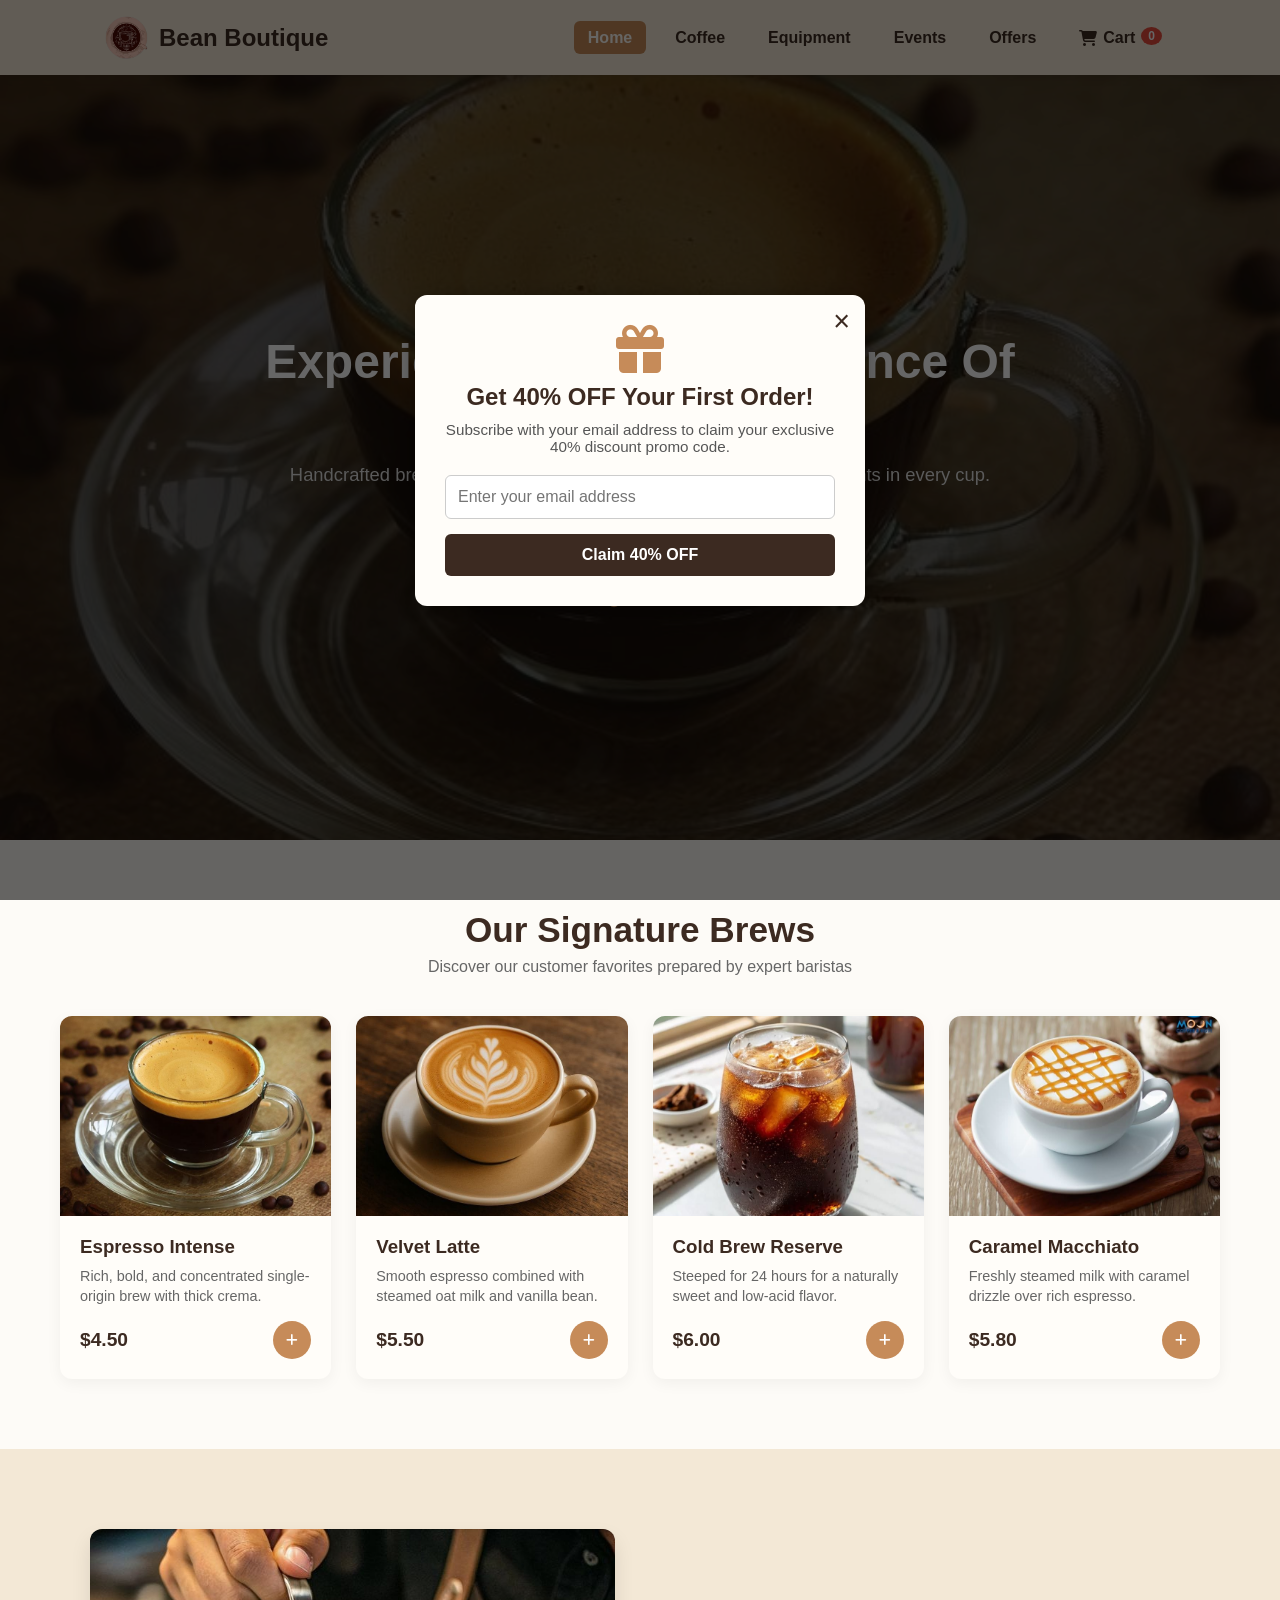
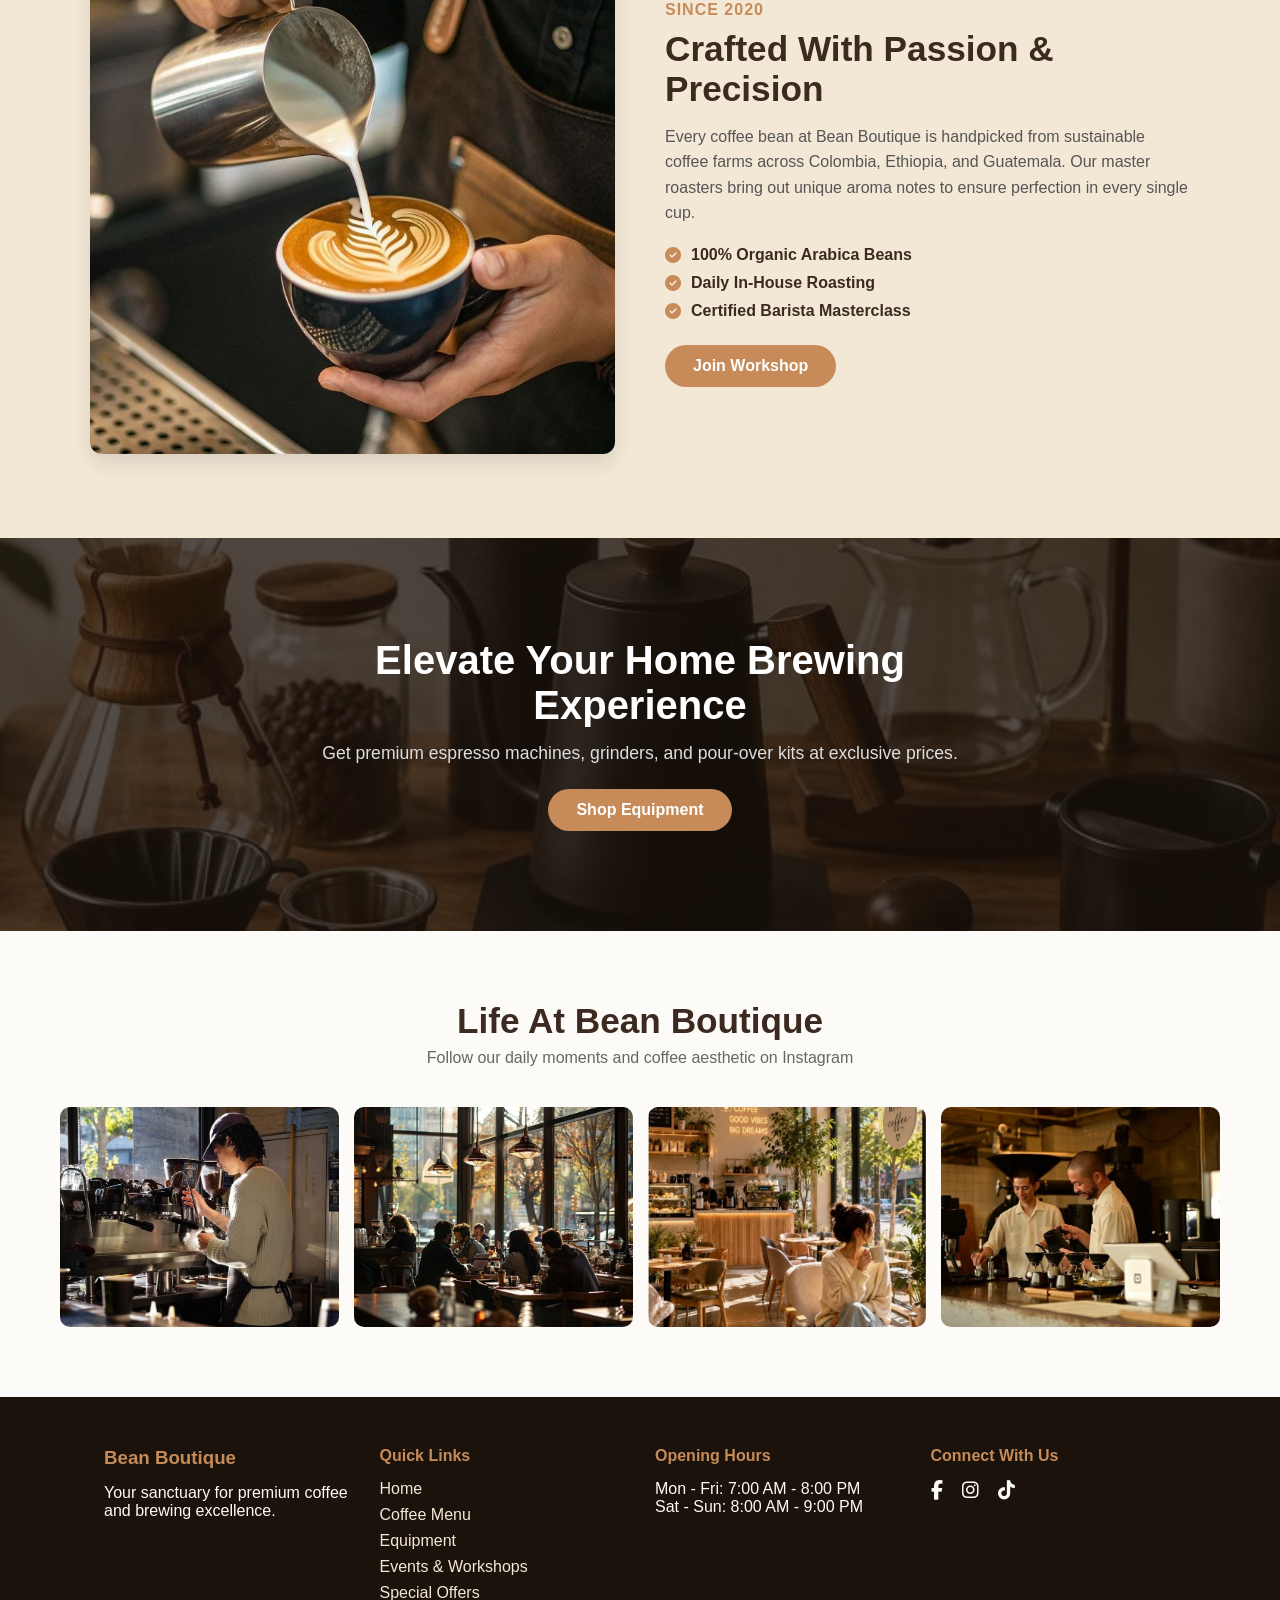
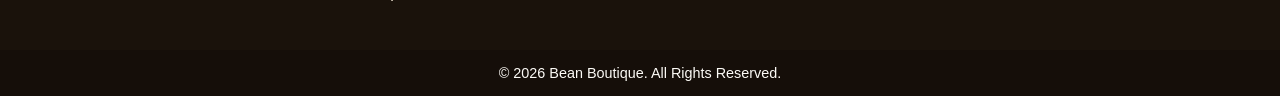
<file: HTML/index.html>
<!DOCTYPE html>
<html lang="en">
<head>
  <meta charset="UTF-8">
  <meta name="viewport" content="width=device-width, initial-scale=1.0">
  <title>Bean Boutique | Premium Coffee & Equipment</title>
  <link rel="stylesheet" href="../CSS/style.css">
  <link rel="stylesheet" href="https://cdnjs.cloudflare.com/ajax/libs/font-awesome/6.4.0/css/all.min.css">
</head>
<body>
  <header>
    <nav class="navbar">
      <div class="logo">
        <img src="../images/logo.png" alt="Bean Boutique Logo">
        <span>Bean Boutique</span>
      </div>
      
      <div class="menu-toggle" id="mobile-menu" onclick="toggleMenu()">
        <i class="fas fa-bars"></i>
      </div>

      <ul class="nav-links">
        <li><a href="index.html">Home</a></li>
        <li><a href="coffee.html">Coffee</a></li>
        <li><a href="equipment.html">Equipment</a></li>
        <li><a href="events.html">Events</a></li>
        <li><a href="offers.html">Offers</a></li>
        <li>
          <a href="cart.html" class="cart-link">
            <i class="fas fa-shopping-cart"></i> Cart
            <span id="cart-count" class="cart-badge">0</span>
          </a>
        </li>
      </ul>
    </nav>
  </header>
  <section class="hero-section">
    <div class="video-wrapper">
      <video autoplay loop muted playsinline poster="../images/image1.jpg">
        <source src="../video/bg-video.mp4" type="video/mp4">
        Your browser does not support video.
      </video>
      <div class="video-overlay"></div>
    </div>
    <div class="slideshow-container">
      <div class="slide fade">
        <span class="sub-title">Artisanal Coffee House</span>
        <h1>Experience The Pure Essence Of Coffee</h1>
        <p>Handcrafted brews, ethically sourced beans, and unforgettable moments in every cup.</p>
        <div class="hero-btns">
          <a href="coffee.html" class="btn btn-primary">Explore Menu</a>
          <a href="offers.html" class="btn btn-outline">Special Offers</a>
        </div>
      </div>

      <div class="slide fade">
        <span class="sub-title">Freshly Roasted Daily</span>
        <h1>Sourced From World-Class Coffee Farms</h1>
        <p>Directly imported organic beans roasted to perfection by our master baristas.</p>
        <div class="hero-btns">
          <a href="offers.html" class="btn btn-primary">View Discounts</a>
        </div>
      </div>

      <div class="slide fade">
        <span class="sub-title">Brewing Perfection</span>
        <h1>Premium Home Brewing Equipment</h1>
        <p>Elevate your morning coffee routine with state-of-the-art grinders and machines.</p>
        <div class="hero-btns">
          <a href="equipment.html" class="btn btn-primary">Shop Equipment</a>
        </div>
      </div>
      <div class="dots-container">
        <span class="dot" onclick="currentSlide(1)"></span>
        <span class="dot" onclick="currentSlide(2)"></span>
        <span class="dot" onclick="currentSlide(3)"></span>
      </div>
    </div>
  </section>
  <section class="featured-section">
    <div class="section-header">
      <h2>Our Signature Brews</h2>
      <p>Discover our customer favorites prepared by expert baristas</p>
    </div>

    <div class="cards-grid">
      <div class="card">
        <div class="card-img">
          <img src="../images/image1.jpg" alt="Espresso Special">
        </div>
        <div class="card-info">
          <h3>Espresso Intense</h3>
          <p>Rich, bold, and concentrated single-origin brew with thick crema.</p>
          <div class="card-bottom">
            <span class="price">$4.50</span>
            <button class="card-btn add-to-cart-btn" data-title="Espresso Intense" data-price="4.50" data-img="../images/image1.jpg"><i class="fas fa-plus"></i></button>
          </div>
        </div>
      </div>
      <div class="card">
        <div class="card-img">
          <img src="../images/image2.jpg" alt="Velvet Latte">
        </div>
        <div class="card-info">
          <h3>Velvet Latte</h3>
          <p>Smooth espresso combined with steamed oat milk and vanilla bean.</p>
          <div class="card-bottom">
            <span class="price">$5.50</span>
            <button class="card-btn add-to-cart-btn" data-title="Velvet Latte" data-price="5.50" data-img="../images/image2.jpg"><i class="fas fa-plus"></i></button>
          </div>
        </div>
      </div>

      <div class="card">
        <div class="card-img">
          <img src="../images/image3.jpg" alt="Cold Brew Reserve">
        </div>
        <div class="card-info">
          <h3>Cold Brew Reserve</h3>
          <p>Steeped for 24 hours for a naturally sweet and low-acid flavor.</p>
          <div class="card-bottom">
            <span class="price">$6.00</span>
            <button class="card-btn add-to-cart-btn" data-title="Cold Brew Reserve" data-price="6.00" data-img="../images/image3.jpg"><i class="fas fa-plus"></i></button>
          </div>
        </div>
      </div>

      <div class="card">
        <div class="card-img">
          <img src="../images/image4.jpg" alt="Caramel Macchiato">
        </div>
        <div class="card-info">
          <h3>Caramel Macchiato</h3>
          <p>Freshly steamed milk with caramel drizzle over rich espresso.</p>
          <div class="card-bottom">
            <span class="price">$5.80</span>
            <button class="card-btn add-to-cart-btn" data-title="Caramel Macchiato" data-price="5.80" data-img="../images/image4.jpg"><i class="fas fa-plus"></i></button>
          </div>
          </div>
        </div>
      </div>
    </div>
  </section>
  <section class="story-section">
    <div class="story-container">
      <div class="story-image">
        <img src="../images/image5.jpg" alt="Our Craftsmanship">
      </div>
      <div class="story-text">
        <span class="tag">Since 2020</span>
        <h2>Crafted With Passion & Precision</h2>
        <p>Every coffee bean at Bean Boutique is handpicked from sustainable coffee farms across Colombia, Ethiopia, and Guatemala. Our master roasters bring out unique aroma notes to ensure perfection in every single cup.</p>
        <ul class="story-features">
          <li><i class="fas fa-check-circle"></i> 100% Organic Arabica Beans</li>
          <li><i class="fas fa-check-circle"></i> Daily In-House Roasting</li>
          <li><i class="fas fa-check-circle"></i> Certified Barista Masterclass</li>
        </ul>
        <a href="events.html" class="btn btn-primary">Join Workshop</a>
      </div>
    </div>
  </section>
  <section class="banner-section" style="background-image: linear-gradient(rgba(26, 18, 11, 0.75), rgba(26, 18, 11, 0.75)), url('../images/image6.jpg');">
    <div class="banner-content">
      <h2>Elevate Your Home Brewing Experience</h2>
      <p>Get premium espresso machines, grinders, and pour-over kits at exclusive prices.</p>
      <a href="equipment.html" class="btn btn-gold">Shop Equipment</a>
    </div>
  </section>
  <section class="gallery-section">
    <div class="section-header">
      <h2>Life At Bean Boutique</h2>
      <p>Follow our daily moments and coffee aesthetic on Instagram</p>
    </div>
    <div class="gallery-grid">
      <div class="gallery-item"><img src="../images/image7.jpg" alt="Gallery 1"></div>
      <div class="gallery-item"><img src="../images/image8.jpg" alt="Gallery 2"></div>
      <div class="gallery-item"><img src="../images/image9.jpg" alt="Gallery 3"></div>
      <div class="gallery-item"><img src="../images/image10.jpg" alt="Gallery 4"></div>
    </div>
  </section>
  <footer>
    <div class="footer-container">
      <div class="footer-col">
        <h3>Bean Boutique</h3>
        <p>Your sanctuary for premium coffee and brewing excellence.</p>
      </div>

      <div class="footer-col">
        <h4>Quick Links</h4>
        <ul>
          <li><a href="index.html">Home</a></li>
          <li><a href="coffee.html">Coffee Menu</a></li>
          <li><a href="equipment.html">Equipment</a></li>
          <li><a href="events.html">Events & Workshops</a></li>
          <li><a href="offers.html">Special Offers</a></li>
        </ul>
      </div>

      <div class="footer-col">
        <h4>Opening Hours</h4>
        <p>Mon - Fri: 7:00 AM - 8:00 PM</p>
        <p>Sat - Sun: 8:00 AM - 9:00 PM</p>
      </div>

      <div class="footer-col">
        <h4>Connect With Us</h4>
        <div class="social-links">
          <a href="#"><i class="fab fa-facebook-f"></i></a>
          <a href="#"><i class="fab fa-instagram"></i></a>
          <a href="#"><i class="fab fa-tiktok"></i></a>
        </div>
      </div>
    </div>
    <div class="footer-bottom">
      <p>&copy; 2026 Bean Boutique. All Rights Reserved.</p>
    </div>
  </footer>
  <div id="discount-modal" class="modal">
    <div class="modal-content">
      <span class="close-btn" id="close-modal">&times;</span>
      <div class="modal-body">
        <i class="fas fa-gift gift-icon"></i>
        <h2>Get 40% OFF Your First Order!</h2>
        <p>Subscribe with your email address to claim your exclusive 40% discount promo code.</p>
        <form id="newsletter-form" novalidate>
          <div class="input-group">
            <input type="email" id="user-email" placeholder="Enter your email address" required>
            <p id="error-msg" class="error-msg"></p>
          </div>
          <button type="submit" class="modal-btn">Claim 40% OFF</button>
        </form>
      </div>
    </div>
  </div>

  <script src="../JS/script.js"></script>
</body>
</html>
</file>
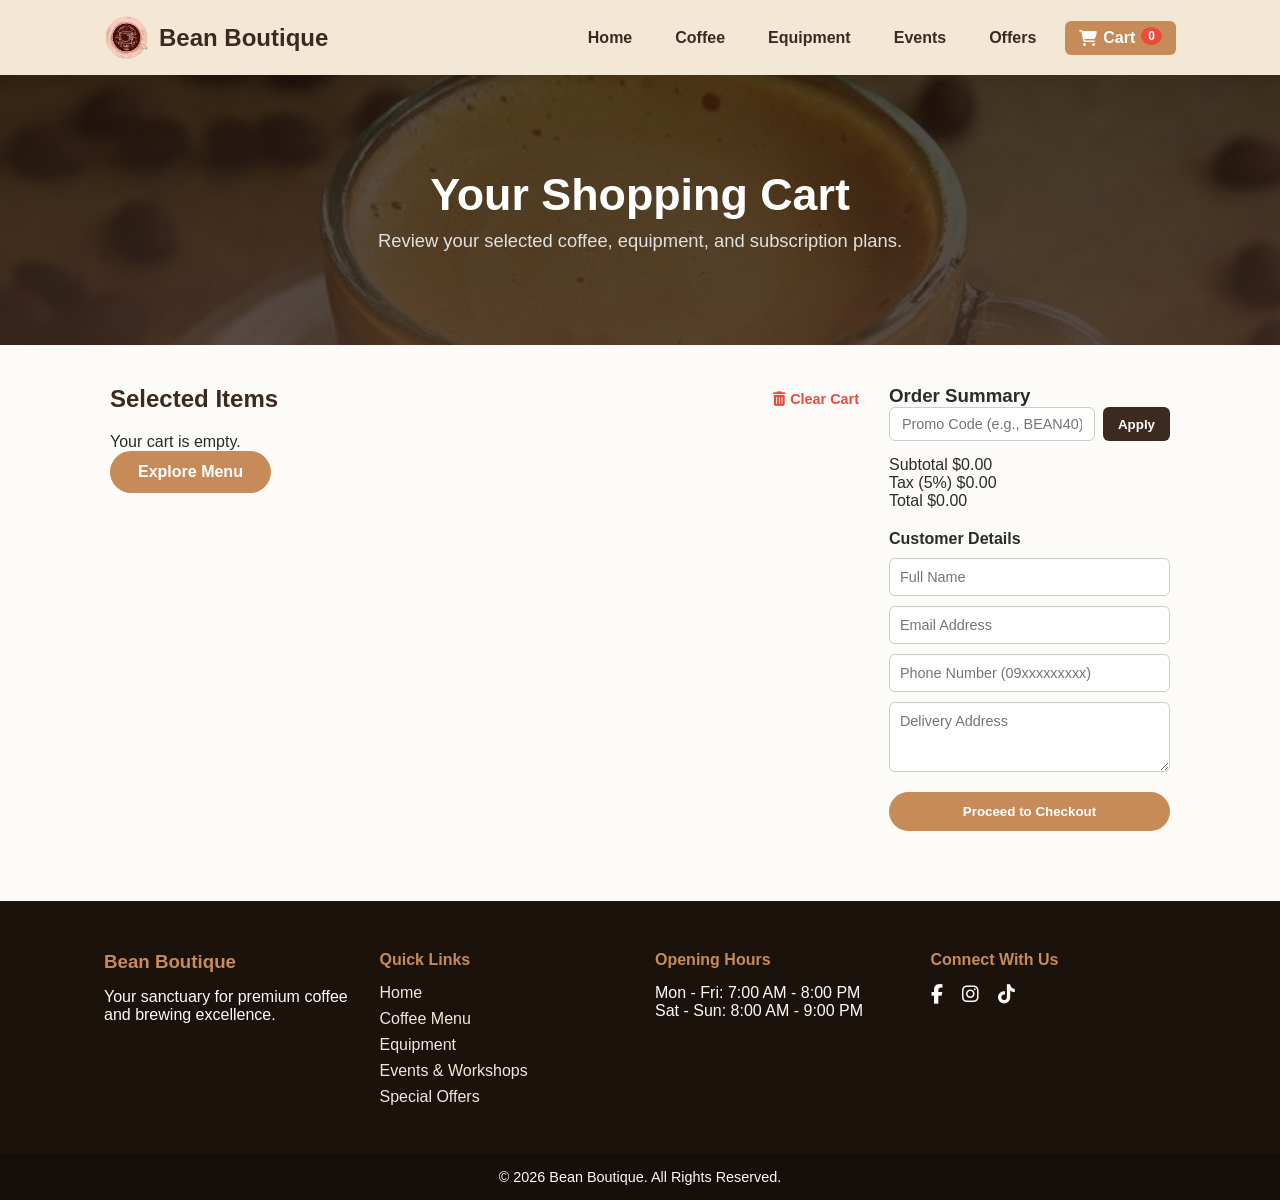
<file: HTML/cart.html>
<!DOCTYPE html>
<html lang="en">
<head>
  <meta charset="UTF-8">
  <meta name="viewport" content="width=device-width, initial-scale=1.0">
  <title>Shopping Cart | Bean Boutique</title>
  <link rel="stylesheet" href="../CSS/style.css">
  <link rel="stylesheet" href="https://cdnjs.cloudflare.com/ajax/libs/font-awesome/6.4.0/css/all.min.css">
</head>
<body>
  <header>
    <nav class="navbar">
      <div class="logo">
        <img src="../images/logo.png" alt="Bean Boutique Logo">
        <span>Bean Boutique</span>
      </div>
      <div class="menu-toggle" onclick="toggleMenu()"><i class="fas fa-bars"></i></div>
      <ul class="nav-links" id="nav-links">
        <li><a href="index.html">Home</a></li>
        <li><a href="coffee.html">Coffee</a></li>
        <li><a href="equipment.html">Equipment</a></li>
        <li><a href="events.html">Events</a></li>
        <li><a href="offers.html">Offers</a></li>
        <li>
          <a href="cart.html" class="cart-link active">
            <i class="fas fa-shopping-cart"></i> Cart
            <span id="cart-count" class="cart-badge">0</span>
          </a>
        </li>
      </ul>
    </nav>
  </header>
  <section class="coffee-hero-banner" style="background-image: url('../images/image1.jpg'); height: 30vh;">
    <div class="banner-overlay"></div>
    <div class="banner-text">
      <h1>Your Shopping Cart</h1>
      <p>Review your selected coffee, equipment, and subscription plans.</p>
    </div>
  </section>
  <section class="cart-page-section">
    <div class="cart-container">
      <div class="cart-items-wrapper">
        <div class="cart-header-actions">
          <h3>Selected Items</h3>
          <button class="clear-cart-btn" onclick="clearAllCart()"><i class="fas fa-trash-alt"></i> Clear Cart</button>
        </div>
        <div id="cart-items-list">
        </div>
      </div>
      <div class="cart-summary-wrapper">
        <h3>Order Summary</h3>
        
        <div class="coupon-box">
          <input type="text" id="coupon-code" placeholder="Promo Code (e.g., BEAN40)">
          <button onclick="applyCoupon()">Apply</button>
        </div>
        <p id="coupon-msg" class="coupon-msg"></p>

        <div class="summary-line">
          <span>Subtotal</span>
          <span id="subtotal-price">$0.00</span>
        </div>
        <div class="summary-line" id="discount-row" style="display: none; color: #27ae60;">
          <span>Discount (40% OFF)</span>
          <span id="discount-price">-$0.00</span>
        </div>
        <div class="summary-line">
          <span>Tax (5%)</span>
          <span id="tax-price">$0.00</span>
        </div>
        <div class="summary-line total-line">
          <span>Total</span>
          <span id="total-price">$0.00</span>
        </div>

        <form id="checkout-form" class="checkout-form" onsubmit="handleCheckout(event)">
          <h4>Customer Details</h4>
          <input type="text" id="cust-name" placeholder="Full Name" required>
          <input type="email" id="cust-email" placeholder="Email Address" required>
          <input type="tel" id="cust-phone" placeholder="Phone Number (09xxxxxxxxx)" required>
          <textarea id="cust-address" placeholder="Delivery Address" rows="3" required></textarea>
          
          <button type="submit" class="btn btn-primary checkout-btn">Proceed to Checkout</button>
        </form>
      </div>

    </div>
  </section>

  <footer>
    <div class="footer-container">
      <div class="footer-col">
        <h3>Bean Boutique</h3>
        <p>Your sanctuary for premium coffee and brewing excellence.</p>
      </div>
      <div class="footer-col">
        <h4>Quick Links</h4>
        <ul>
          <li><a href="index.html">Home</a></li>
          <li><a href="coffee.html">Coffee Menu</a></li>
          <li><a href="equipment.html">Equipment</a></li>
          <li><a href="events.html">Events & Workshops</a></li>
          <li><a href="offers.html">Special Offers</a></li>
        </ul>
      </div>
      <div class="footer-col">
        <h4>Opening Hours</h4>
        <p>Mon - Fri: 7:00 AM - 8:00 PM</p>
        <p>Sat - Sun: 8:00 AM - 9:00 PM</p>
      </div>
      <div class="footer-col">
        <h4>Connect With Us</h4>
        <div class="social-links">
          <a href="#"><i class="fab fa-facebook-f"></i></a>
          <a href="#"><i class="fab fa-instagram"></i></a>
          <a href="#"><i class="fab fa-tiktok"></i></a>
        </div>
      </div>
    </div>
    <div class="footer-bottom">
      <p>&copy; 2026 Bean Boutique. All Rights Reserved.</p>
    </div>
  </footer>

  <script src="../JS/script.js"></script>
</body>
</html>
</file>
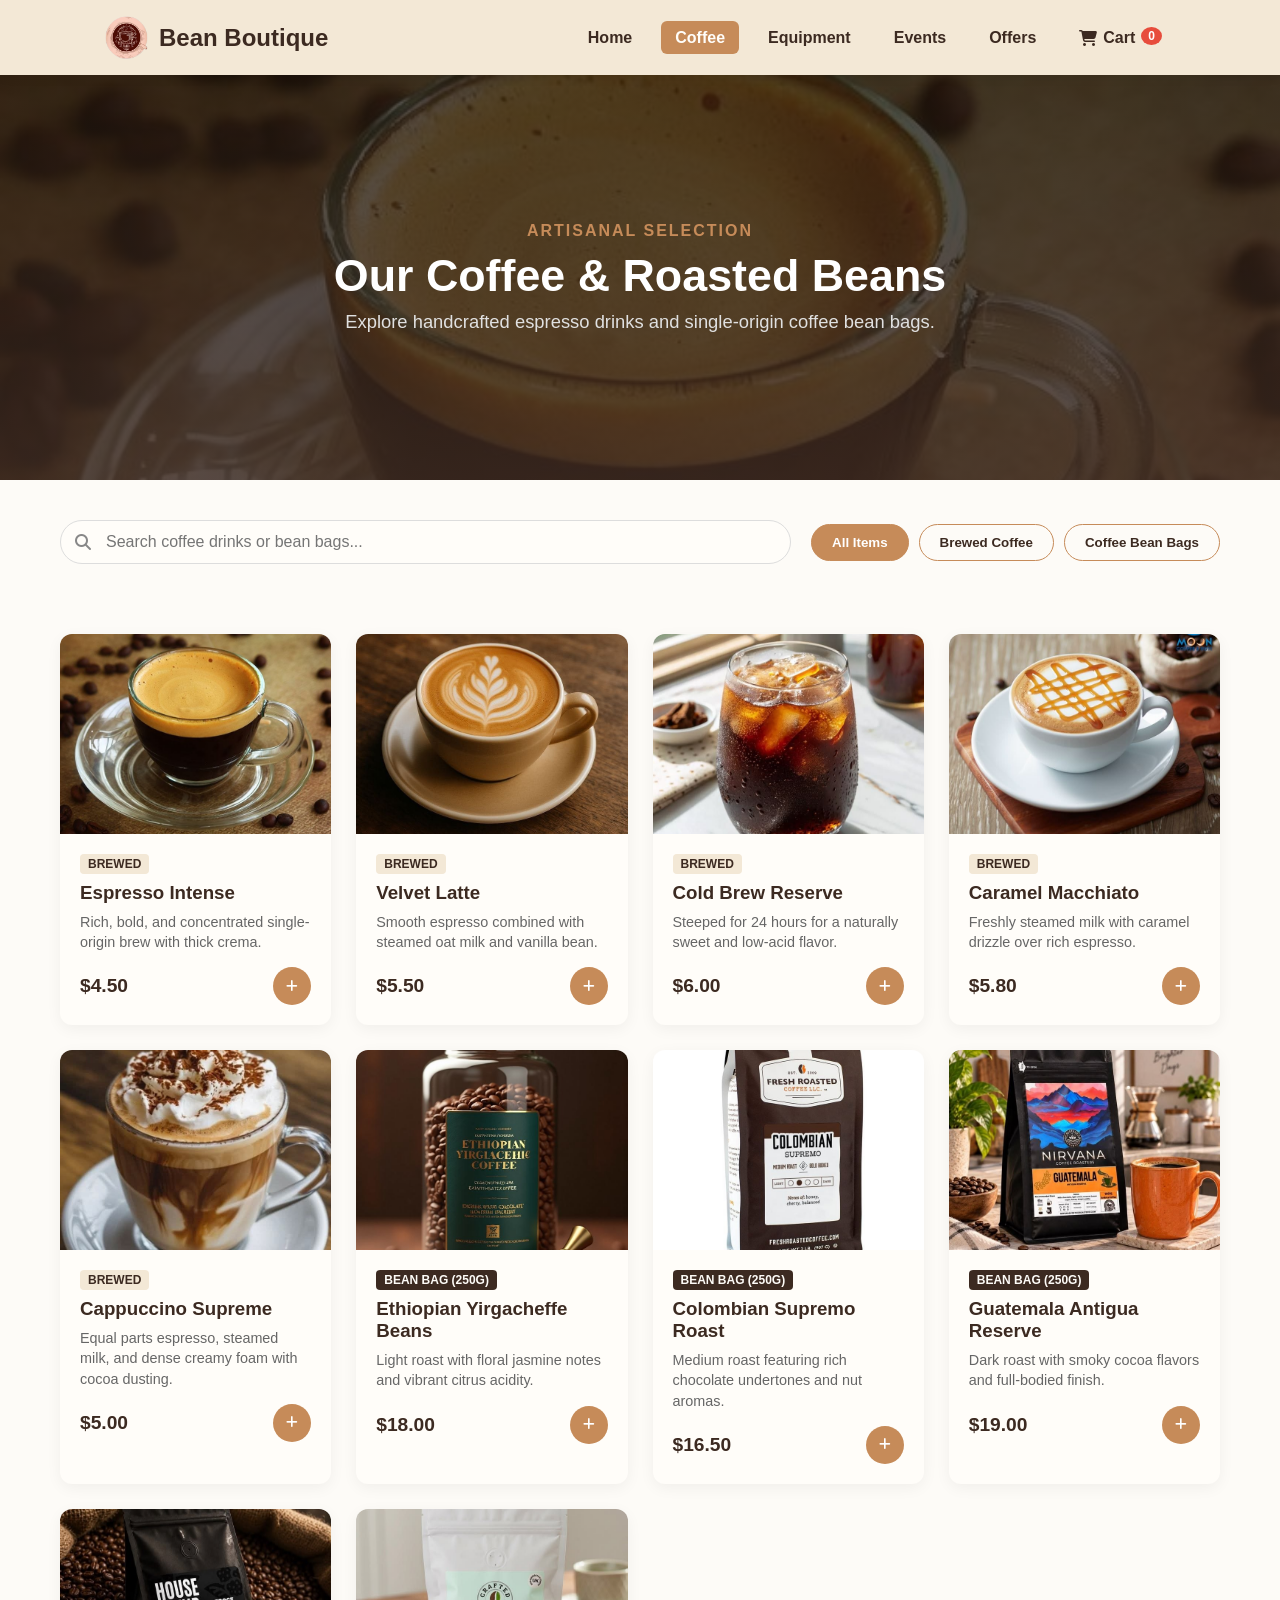
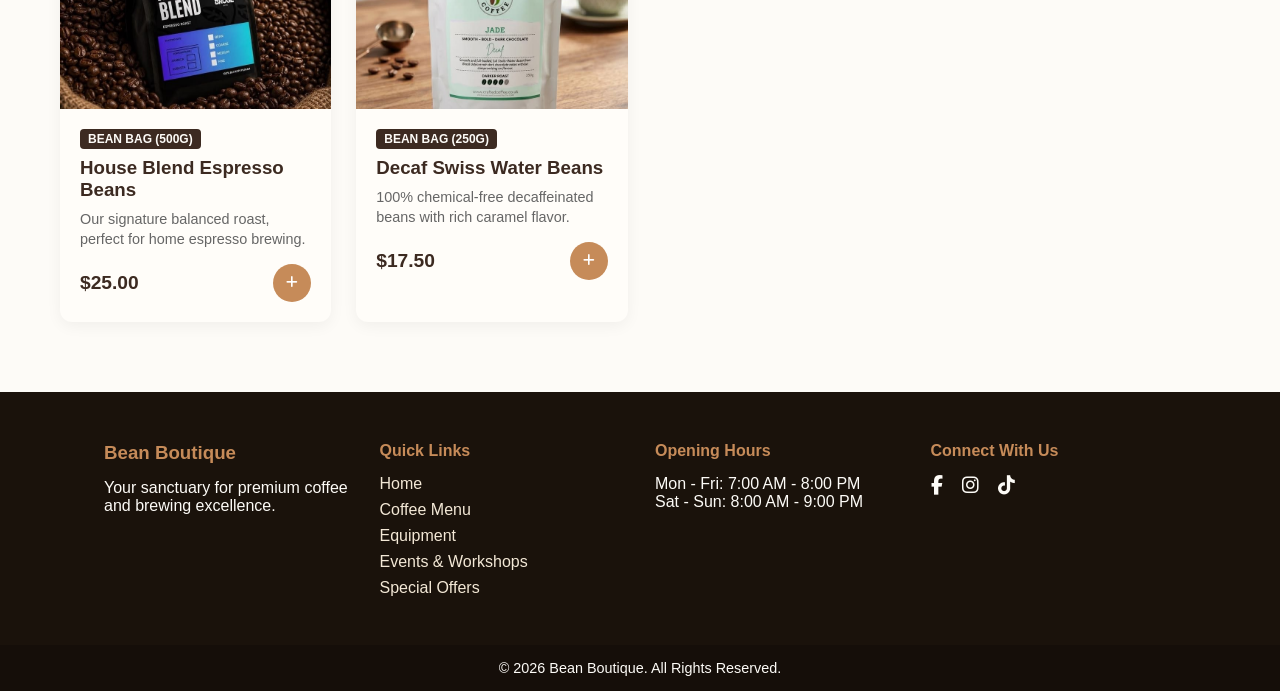
<file: HTML/coffee.html>
<!DOCTYPE html>
<html lang="en">
<head>
  <meta charset="UTF-8">
  <meta name="viewport" content="width=device-width, initial-scale=1.0">
  <title>Coffee Collection | Bean Boutique</title>
  <link rel="stylesheet" href="../CSS/style.css">
  <link rel="stylesheet" href="https://cdnjs.cloudflare.com/ajax/libs/font-awesome/6.4.0/css/all.min.css">
</head>
<body>

  <!-- Navigation Bar -->
  <header>
    <nav class="navbar">
      <div class="logo">
        <img src="../images/logo.png" alt="Bean Boutique Logo">
        <span>Bean Boutique</span>
      </div>
      <div class="menu-toggle" id="mobile-menu" onclick="toggleMenu()">
        <i class="fas fa-bars"></i>
      </div>
      <ul class="nav-links">
        <li><a href="index.html">Home</a></li>
        <li><a href="coffee.html">Coffee</a></li>
        <li><a href="equipment.html">Equipment</a></li>
        <li><a href="events.html">Events</a></li>
        <li><a href="offers.html">Offers</a></li>
        <li>
          <a href="cart.html" class="cart-link">
            <i class="fas fa-shopping-cart"></i> Cart
            <span id="cart-count" class="cart-badge">0</span>
          </a>
        </li>
      </ul>
    </nav>
  </header>
  <section class="coffee-hero-banner">
    <div class="banner-overlay"></div>
    <div class="banner-text">
      <span class="sub-title">Artisanal Selection</span>
      <h1>Our Coffee & Roasted Beans</h1>
      <p>Explore handcrafted espresso drinks and single-origin coffee bean bags.</p>
    </div>
  </section>
  <section class="search-filter-section">
    <div class="search-wrapper">
      <i class="fas fa-search search-icon"></i>
      <input type="text" id="coffee-search" placeholder="Search coffee drinks or bean bags..." onkeyup="filterCoffee()">
    </div>

    <div class="filter-buttons">
      <button class="filter-btn active" onclick="filterCategory('all', this)">All Items</button>
      <button class="filter-btn" onclick="filterCategory('brew', this)">Brewed Coffee</button>
      <button class="filter-btn" onclick="filterCategory('beans', this)">Coffee Bean Bags</button>
    </div>
  </section>
  <section class="featured-section">
    <div class="cards-grid" id="coffee-grid">
      <div class="card coffee-card" data-category="brew" data-title="Espresso Intense">
        <div class="card-img"><img src="../images/image1.jpg" alt="Espresso Intense"></div>
        <div class="card-info">
          <span class="badge">Brewed</span>
          <h3>Espresso Intense</h3>
          <p>Rich, bold, and concentrated single-origin brew with thick crema.</p>
          <div class="card-bottom">
            <span class="price">$4.50</span>
            <button class="card-btn add-to-cart-btn" data-title="Espresso Intense" data-price="4.50" data-img="../images/image1.jpg"><i class="fas fa-plus"></i></button>
          </div>
        </div>
      </div>
      <div class="card coffee-card" data-category="brew" data-title="Velvet Latte">
        <div class="card-img"><img src="../images/image2.jpg" alt="Velvet Latte"></div>
        <div class="card-info">
          <span class="badge">Brewed</span>
          <h3>Velvet Latte</h3>
          <p>Smooth espresso combined with steamed oat milk and vanilla bean.</p>
          <div class="card-bottom">
            <span class="price">$5.50</span>
            <button class="card-btn add-to-cart-btn" data-title="Velvet Latte" data-price="5.50" data-img="../images/image2.jpg"><i class="fas fa-plus"></i></button>
          </div>
        </div>
      </div>
      <div class="card coffee-card" data-category="brew" data-title="Cold Brew Reserve">
        <div class="card-img"><img src="../images/image3.jpg" alt="Cold Brew Reserve"></div>
        <div class="card-info">
          <span class="badge">Brewed</span>
          <h3>Cold Brew Reserve</h3>
          <p>Steeped for 24 hours for a naturally sweet and low-acid flavor.</p>
          <div class="card-bottom">
            <span class="price">$6.00</span>
            <button class="card-btn add-to-cart-btn" data-title="Cold Brew Reserve" data-price="6.00" data-img="../images/image3.jpg"><i class="fas fa-plus"></i></button>
          </div>
        </div>
      </div>
      <div class="card coffee-card" data-category="brew" data-title="Caramel Macchiato">
        <div class="card-img"><img src="../images/image4.jpg" alt="Caramel Macchiato"></div>
        <div class="card-info">
          <span class="badge">Brewed</span>
          <h3>Caramel Macchiato</h3>
          <p>Freshly steamed milk with caramel drizzle over rich espresso.</p>
          <div class="card-bottom">
            <span class="price">$5.80</span>
            <button class="card-btn add-to-cart-btn" data-title="Caramel Macchiato" data-price="5.80" data-img="../images/image4.jpg"><i class="fas fa-plus"></i></button>
          </div>
        </div>
      </div>
      <div class="card coffee-card" data-category="brew" data-title="Cappuccino Supreme">
        <div class="card-img"><img src="../images/image11.jpg" alt="Cappuccino Supreme"></div>
        <div class="card-info">
          <span class="badge">Brewed</span>
          <h3>Cappuccino Supreme</h3>
          <p>Equal parts espresso, steamed milk, and dense creamy foam with cocoa dusting.</p>
          <div class="card-bottom">
            <span class="price">$5.00</span>
            <button class="card-btn add-to-cart-btn" data-title="Cappuccino Supreme" data-price="5.00" data-img="../images/image11.jpg"><i class="fas fa-plus"></i></button>
          </div>
        </div>
      </div>
      <div class="card coffee-card" data-category="beans" data-title="Ethiopian Yirgacheffe Beans">
        <div class="card-img"><img src="../images/image12.jpg" alt="Ethiopian Yirgacheffe Beans"></div>
        <div class="card-info">
          <span class="badge badge-beans">Bean Bag (250g)</span>
          <h3>Ethiopian Yirgacheffe Beans</h3>
          <p>Light roast with floral jasmine notes and vibrant citrus acidity.</p>
          <div class="card-bottom">
            <span class="price">$18.00</span>
            <button class="card-btn add-to-cart-btn" data-title="Ethiopian Yirgacheffe Beans" data-price="18.00" data-img="../images/image12.jpg"><i class="fas fa-plus"></i></button>
          </div>
        </div>
      </div>
      <div class="card coffee-card" data-category="beans" data-title="Colombian Supremo Roast">
        <div class="card-img"><img src="../images/image13.jpg" alt="Colombian Supremo Roast"></div>
        <div class="card-info">
          <span class="badge badge-beans">Bean Bag (250g)</span>
          <h3>Colombian Supremo Roast</h3>
          <p>Medium roast featuring rich chocolate undertones and nut aromas.</p>
          <div class="card-bottom">
            <span class="price">$16.50</span>
            <button class="card-btn add-to-cart-btn" data-title="Colombian Supremo Roast" data-price="16.50" data-img="../images/image13.jpg"><i class="fas fa-plus"></i></button>
          </div>
        </div>
      </div>
      <div class="card coffee-card" data-category="beans" data-title="Guatemala Antigua Reserve">
        <div class="card-img"><img src="../images/image14.jpg" alt="Guatemala Antigua Reserve"></div>
        <div class="card-info">
          <span class="badge badge-beans">Bean Bag (250g)</span>
          <h3>Guatemala Antigua Reserve</h3>
          <p>Dark roast with smoky cocoa flavors and full-bodied finish.</p>
          <div class="card-bottom">
            <span class="price">$19.00</span>
            <button class="card-btn add-to-cart-btn" data-title="Guatemala Antigua Reserve" data-price="19.00" data-img="../images/image14.jpg"><i class="fas fa-plus"></i></button>
          </div>
        </div>
      </div>
      <div class="card coffee-card" data-category="beans" data-title="House Blend Espresso Beans">
        <div class="card-img"><img src="../images/image15.jpg" alt="House Blend Espresso Beans"></div>
        <div class="card-info">
          <span class="badge badge-beans">Bean Bag (500g)</span>
          <h3>House Blend Espresso Beans</h3>
          <p>Our signature balanced roast, perfect for home espresso brewing.</p>
          <div class="card-bottom">
            <span class="price">$25.00</span>
            <button class="card-btn add-to-cart-btn" data-title="House Blend Espresso Beans" data-price="25.00" data-img="../images/image15.jpg"><i class="fas fa-plus"></i></button>
          </div>
        </div>
      </div>

      <div class="card coffee-card" data-category="beans" data-title="Decaf Swiss Water Beans">
        <div class="card-img"><img src="../images/image16.jpg" alt="Decaf Swiss Water Beans"></div>
        <div class="card-info">
          <span class="badge badge-beans">Bean Bag (250g)</span>
          <h3>Decaf Swiss Water Beans</h3>
          <p>100% chemical-free decaffeinated beans with rich caramel flavor.</p>
          <div class="card-bottom">
            <span class="price">$17.50</span>
            <button class="card-btn add-to-cart-btn" data-title="Decaf Swiss Water Beans" data-price="17.50" data-img="../images/image16.jpg"><i class="fas fa-plus"></i></button>
          </div>
        </div>
      </div>

    </div>

    <div id="no-results" class="no-results" style="display: none;">
      <i class="fas fa-mug-hot"></i>
      <p>No coffee found matching your search.</p>
    </div>
  </section>
  <footer>
    <div class="footer-container">
      <div class="footer-col">
        <h3>Bean Boutique</h3>
        <p>Your sanctuary for premium coffee and brewing excellence.</p>
      </div>
      <div class="footer-col">
        <h4>Quick Links</h4>
        <ul>
          <li><a href="index.html">Home</a></li>
          <li><a href="coffee.html">Coffee Menu</a></li>
          <li><a href="equipment.html">Equipment</a></li>
          <li><a href="events.html">Events & Workshops</a></li>
          <li><a href="offers.html">Special Offers</a></li>
        </ul>
      </div>
      <div class="footer-col">
        <h4>Opening Hours</h4>
        <p>Mon - Fri: 7:00 AM - 8:00 PM</p>
        <p>Sat - Sun: 8:00 AM - 9:00 PM</p>
      </div>
      <div class="footer-col">
        <h4>Connect With Us</h4>
        <div class="social-links">
          <a href="#"><i class="fab fa-facebook-f"></i></a>
          <a href="#"><i class="fab fa-instagram"></i></a>
          <a href="#"><i class="fab fa-tiktok"></i></a>
        </div>
      </div>
    </div>
    <div class="footer-bottom">
      <p>&copy; 2026 Bean Boutique. All Rights Reserved.</p>
    </div>
  </footer>

  <script src="../JS/script.js"></script>
</body>
</html>
</file>
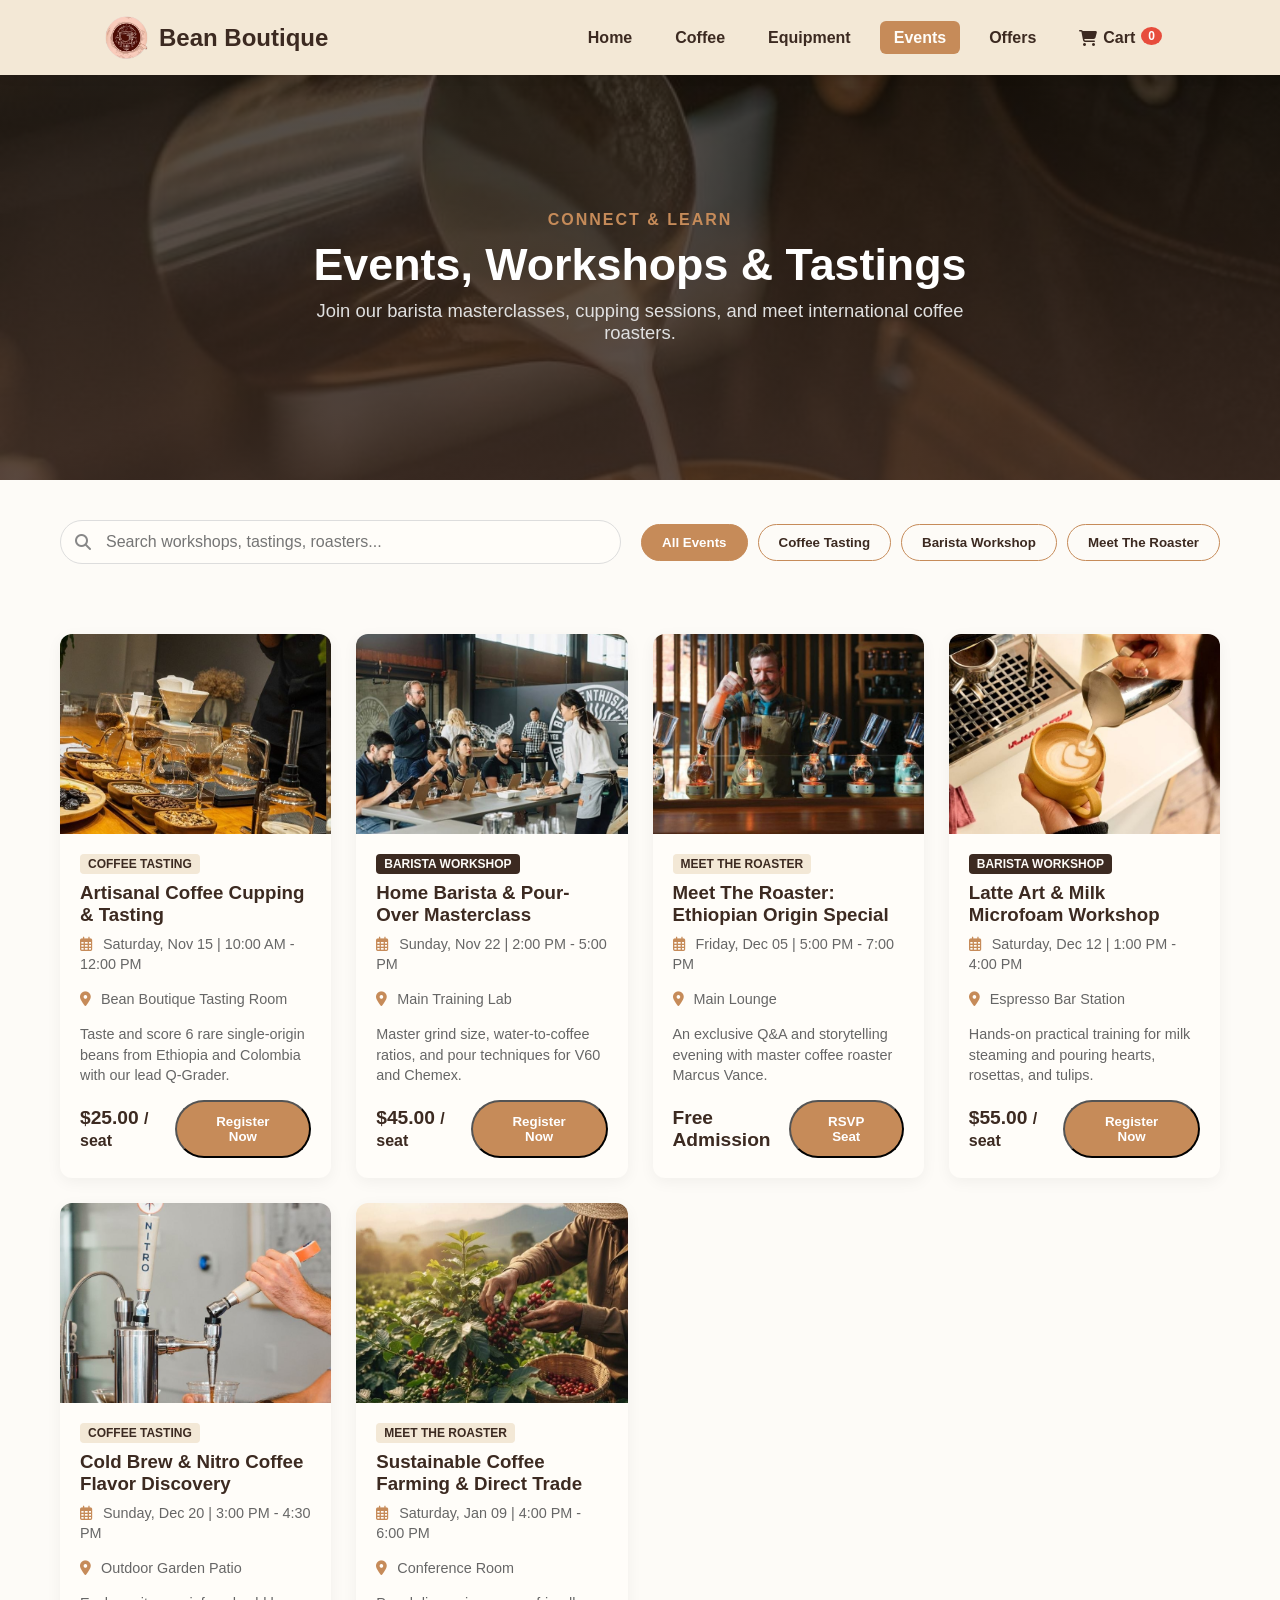
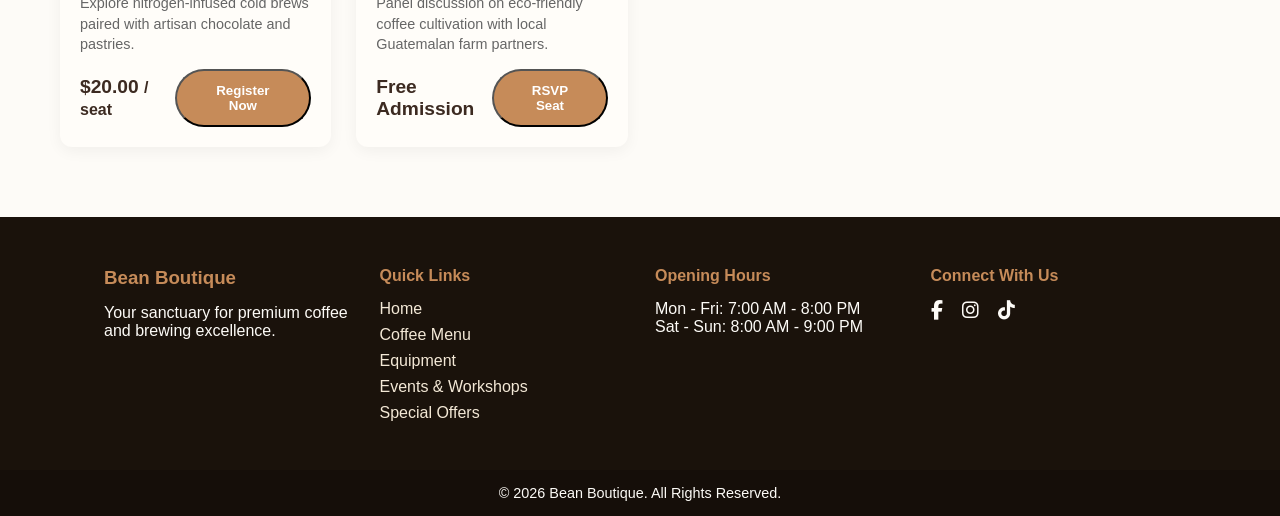
<file: HTML/events.html>
<!DOCTYPE html>
<html lang="en">
<head>
  <meta charset="UTF-8">
  <meta name="viewport" content="width=device-width, initial-scale=1.0">
  <title>Events & Workshops | Bean Boutique</title>
  <link rel="stylesheet" href="../CSS/style.css">
  <link rel="stylesheet" href="https://cdnjs.cloudflare.com/ajax/libs/font-awesome/6.4.0/css/all.min.css">
</head>
<body>
  <header>
    <nav class="navbar">
      <div class="logo">
        <img src="../images/logo.png" alt="Bean Boutique Logo">
        <span>Bean Boutique</span>
      </div>
      <div class="menu-toggle" id="mobile-menu" onclick="toggleMenu()">
        <i class="fas fa-bars"></i>
      </div>
      <ul class="nav-links">
        <li><a href="index.html">Home</a></li>
        <li><a href="coffee.html">Coffee</a></li>
        <li><a href="equipment.html">Equipment</a></li>
        <li><a href="events.html">Events</a></li>
        <li><a href="offers.html">Offers</a></li>
        <li>
          <a href="cart.html" class="cart-link">
            <i class="fas fa-shopping-cart"></i> Cart
            <span id="cart-count" class="cart-badge">0</span>
          </a>
        </li>
      </ul>
    </nav>
  </header>

  <section class="coffee-hero-banner" style="background-image: url('../images/image5.jpg');">
    <div class="banner-overlay"></div>
    <div class="banner-text">
      <span class="sub-title">Connect & Learn</span>
      <h1>Events, Workshops & Tastings</h1>
      <p>Join our barista masterclasses, cupping sessions, and meet international coffee roasters.</p>
    </div>
  </section>

  <section class="search-filter-section">
    <div class="search-wrapper">
      <i class="fas fa-search search-icon"></i>
      <input type="text" id="event-search" placeholder="Search workshops, tastings, roasters..." onkeyup="filterEvents()">
    </div>

    <div class="filter-buttons">
      <button class="filter-btn active" onclick="filterCategory('all', this)">All Events</button>
      <button class="filter-btn" onclick="filterCategory('tasting', this)">Coffee Tasting</button>
      <button class="filter-btn" onclick="filterCategory('workshop', this)">Barista Workshop</button>
      <button class="filter-btn" onclick="filterCategory('roaster', this)">Meet The Roaster</button>
    </div>
  </section>

  <section class="featured-section">
    <div class="cards-grid" id="events-grid">

      <div class="card event-card" data-category="tasting" data-title="Artisanal Coffee Cupping & Tasting">
        <div class="card-img"><img src="../images/image27.jpg" alt="Coffee Cupping Session"></div>
        <div class="card-info">
          <span class="badge">Coffee Tasting</span>
          <h3>Artisanal Coffee Cupping & Tasting</h3>
          <p><i class="far fa-calendar-alt"></i> Saturday, Nov 15 | 10:00 AM - 12:00 PM</p>
          <p><i class="fas fa-map-marker-alt"></i> Bean Boutique Tasting Room</p>
          <p class="event-desc">Taste and score 6 rare single-origin beans from Ethiopia and Colombia with our lead Q-Grader.</p>
          <div class="card-bottom">
            <span class="price">$25.00 <small>/ seat</small></span>
            <button class="btn btn-primary" onclick="openRegisterModal('Artisanal Coffee Cupping & Tasting', '$25.00')">Register Now</button>
          </div>
        </div>
      </div>

      <div class="card event-card" data-category="workshop" data-title="Home Barista & Pour-Over Masterclass">
        <div class="card-img"><img src="../images/image28.jpg" alt="Home Barista Class"></div>
        <div class="card-info">
          <span class="badge badge-beans">Barista Workshop</span>
          <h3>Home Barista & Pour-Over Masterclass</h3>
          <p><i class="far fa-calendar-alt"></i> Sunday, Nov 22 | 2:00 PM - 5:00 PM</p>
          <p><i class="fas fa-map-marker-alt"></i> Main Training Lab</p>
          <p class="event-desc">Master grind size, water-to-coffee ratios, and pour techniques for V60 and Chemex.</p>
          <div class="card-bottom">
            <span class="price">$45.00 <small>/ seat</small></span>
            <button class="btn btn-primary" onclick="openRegisterModal('Home Barista & Pour-Over Masterclass', '$45.00')">Register Now</button>
          </div>
        </div>
      </div>

      <div class="card event-card" data-category="roaster" data-title="Meet The Roaster: Ethiopian Origin Special">
        <div class="card-img"><img src="../images/image29.jpg" alt="Meet The Roaster"></div>
        <div class="card-info">
          <span class="badge">Meet The Roaster</span>
          <h3>Meet The Roaster: Ethiopian Origin Special</h3>
          <p><i class="far fa-calendar-alt"></i> Friday, Dec 05 | 5:00 PM - 7:00 PM</p>
          <p><i class="fas fa-map-marker-alt"></i> Main Lounge</p>
          <p class="event-desc">An exclusive Q&A and storytelling evening with master coffee roaster Marcus Vance.</p>
          <div class="card-bottom">
            <span class="price">Free Admission</span>
            <button class="btn btn-primary" onclick="openRegisterModal('Meet The Roaster: Ethiopian Origin Special', 'Free')">RSVP Seat</button>
          </div>
        </div>
      </div>

      <div class="card event-card" data-category="workshop" data-title="Latte Art & Milk Microfoam Workshop">
        <div class="card-img"><img src="../images/image30.jpg" alt="Latte Art Workshop"></div>
        <div class="card-info">
          <span class="badge badge-beans">Barista Workshop</span>
          <h3>Latte Art & Milk Microfoam Workshop</h3>
          <p><i class="far fa-calendar-alt"></i> Saturday, Dec 12 | 1:00 PM - 4:00 PM</p>
          <p><i class="fas fa-map-marker-alt"></i> Espresso Bar Station</p>
          <p class="event-desc">Hands-on practical training for milk steaming and pouring hearts, rosettas, and tulips.</p>
          <div class="card-bottom">
            <span class="price">$55.00 <small>/ seat</small></span>
            <button class="btn btn-primary" onclick="openRegisterModal('Latte Art & Milk Microfoam Workshop', '$55.00')">Register Now</button>
          </div>
        </div>
      </div>

      <div class="card event-card" data-category="tasting" data-title="Cold Brew & Nitro Coffee Flavor Discovery">
        <div class="card-img"><img src="../images/image31.jpg" alt="Cold Brew Tasting"></div>
        <div class="card-info">
          <span class="badge">Coffee Tasting</span>
          <h3>Cold Brew & Nitro Coffee Flavor Discovery</h3>
          <p><i class="far fa-calendar-alt"></i> Sunday, Dec 20 | 3:00 PM - 4:30 PM</p>
          <p><i class="fas fa-map-marker-alt"></i> Outdoor Garden Patio</p>
          <p class="event-desc">Explore nitrogen-infused cold brews paired with artisan chocolate and pastries.</p>
          <div class="card-bottom">
            <span class="price">$20.00 <small>/ seat</small></span>
            <button class="btn btn-primary" onclick="openRegisterModal('Cold Brew & Nitro Coffee Flavor Discovery', '$20.00')">Register Now</button>
          </div>
        </div>
      </div>

      <div class="card event-card" data-category="roaster" data-title="Sustainable Coffee Farming & Direct Trade">
        <div class="card-img"><img src="../images/image32.jpg" alt="Coffee Farming Panel"></div>
        <div class="card-info">
          <span class="badge">Meet The Roaster</span>
          <h3>Sustainable Coffee Farming & Direct Trade</h3>
          <p><i class="far fa-calendar-alt"></i> Saturday, Jan 09 | 4:00 PM - 6:00 PM</p>
          <p><i class="fas fa-map-marker-alt"></i> Conference Room</p>
          <p class="event-desc">Panel discussion on eco-friendly coffee cultivation with local Guatemalan farm partners.</p>
          <div class="card-bottom">
            <span class="price">Free Admission</span>
            <button class="btn btn-primary" onclick="openRegisterModal('Sustainable Coffee Farming & Direct Trade', 'Free')">RSVP Seat</button>
          </div>
        </div>
      </div>

    </div>

    <div id="no-results" class="no-results" style="display: none;">
      <i class="fas fa-calendar-times"></i>
      <p>No events found matching your search.</p>
    </div>
  </section>
  <div id="event-register-modal" class="modal">
    <div class="modal-content detail-modal-content">
      <span class="close-btn" id="close-event-modal">&times;</span>
      <div class="modal-body">
        <i class="fas fa-ticket-alt gift-icon"></i>
        <h2>Event Registration</h2>
        <p id="modal-event-title-display" class="highlight-title">Event Title Here</p>

        <form id="event-reg-form" novalidate>
          <div class="input-group">
            <label><i class="fas fa-user"></i> Full Name</label>
            <input type="text" id="reg-name" placeholder="John Doe" required>
          </div>

          <div class="input-group">
            <label><i class="fas fa-envelope"></i> Email Address</label>
            <input type="email" id="reg-email" placeholder="example@gmail.com" required>
          </div>

          <div class="input-group">
            <label><i class="fas fa-phone"></i> Phone Number</label>
            <input type="tel" id="reg-phone" placeholder="09xxxxxxxxx" required>
          </div>

          <div class="input-group">
            <label><i class="fas fa-users"></i> Number of Seats</label>
            <select id="reg-seats">
              <option value="1">1 Seat</option>
              <option value="2">2 Seats</option>
              <option value="3">3 Seats</option>
              <option value="4">4 Seats</option>
            </select>
          </div>

          <button type="submit" class="modal-btn">Confirm Registration</button>
        </form>
      </div>
    </div>
  </div>
  <footer>
    <div class="footer-container">
      <div class="footer-col">
        <h3>Bean Boutique</h3>
        <p>Your sanctuary for premium coffee and brewing excellence.</p>
      </div>
      <div class="footer-col">
        <h4>Quick Links</h4>
        <ul>
          <li><a href="index.html">Home</a></li>
          <li><a href="coffee.html">Coffee Menu</a></li>
          <li><a href="equipment.html">Equipment</a></li>
          <li><a href="events.html">Events & Workshops</a></li>
          <li><a href="offers.html">Special Offers</a></li>
        </ul>
      </div>
      <div class="footer-col">
        <h4>Opening Hours</h4>
        <p>Mon - Fri: 7:00 AM - 8:00 PM</p>
        <p>Sat - Sun: 8:00 AM - 9:00 PM</p>
      </div>
      <div class="footer-col">
        <h4>Connect With Us</h4>
        <div class="social-links">
          <a href="#"><i class="fab fa-facebook-f"></i></a>
          <a href="#"><i class="fab fa-instagram"></i></a>
          <a href="#"><i class="fab fa-tiktok"></i></a>
        </div>
      </div>
    </div>
    <div class="footer-bottom">
      <p>&copy; 2026 Bean Boutique. All Rights Reserved.</p>
    </div>
  </footer>

  <script src="../JS/script.js"></script>
</body>
</html>
</file>
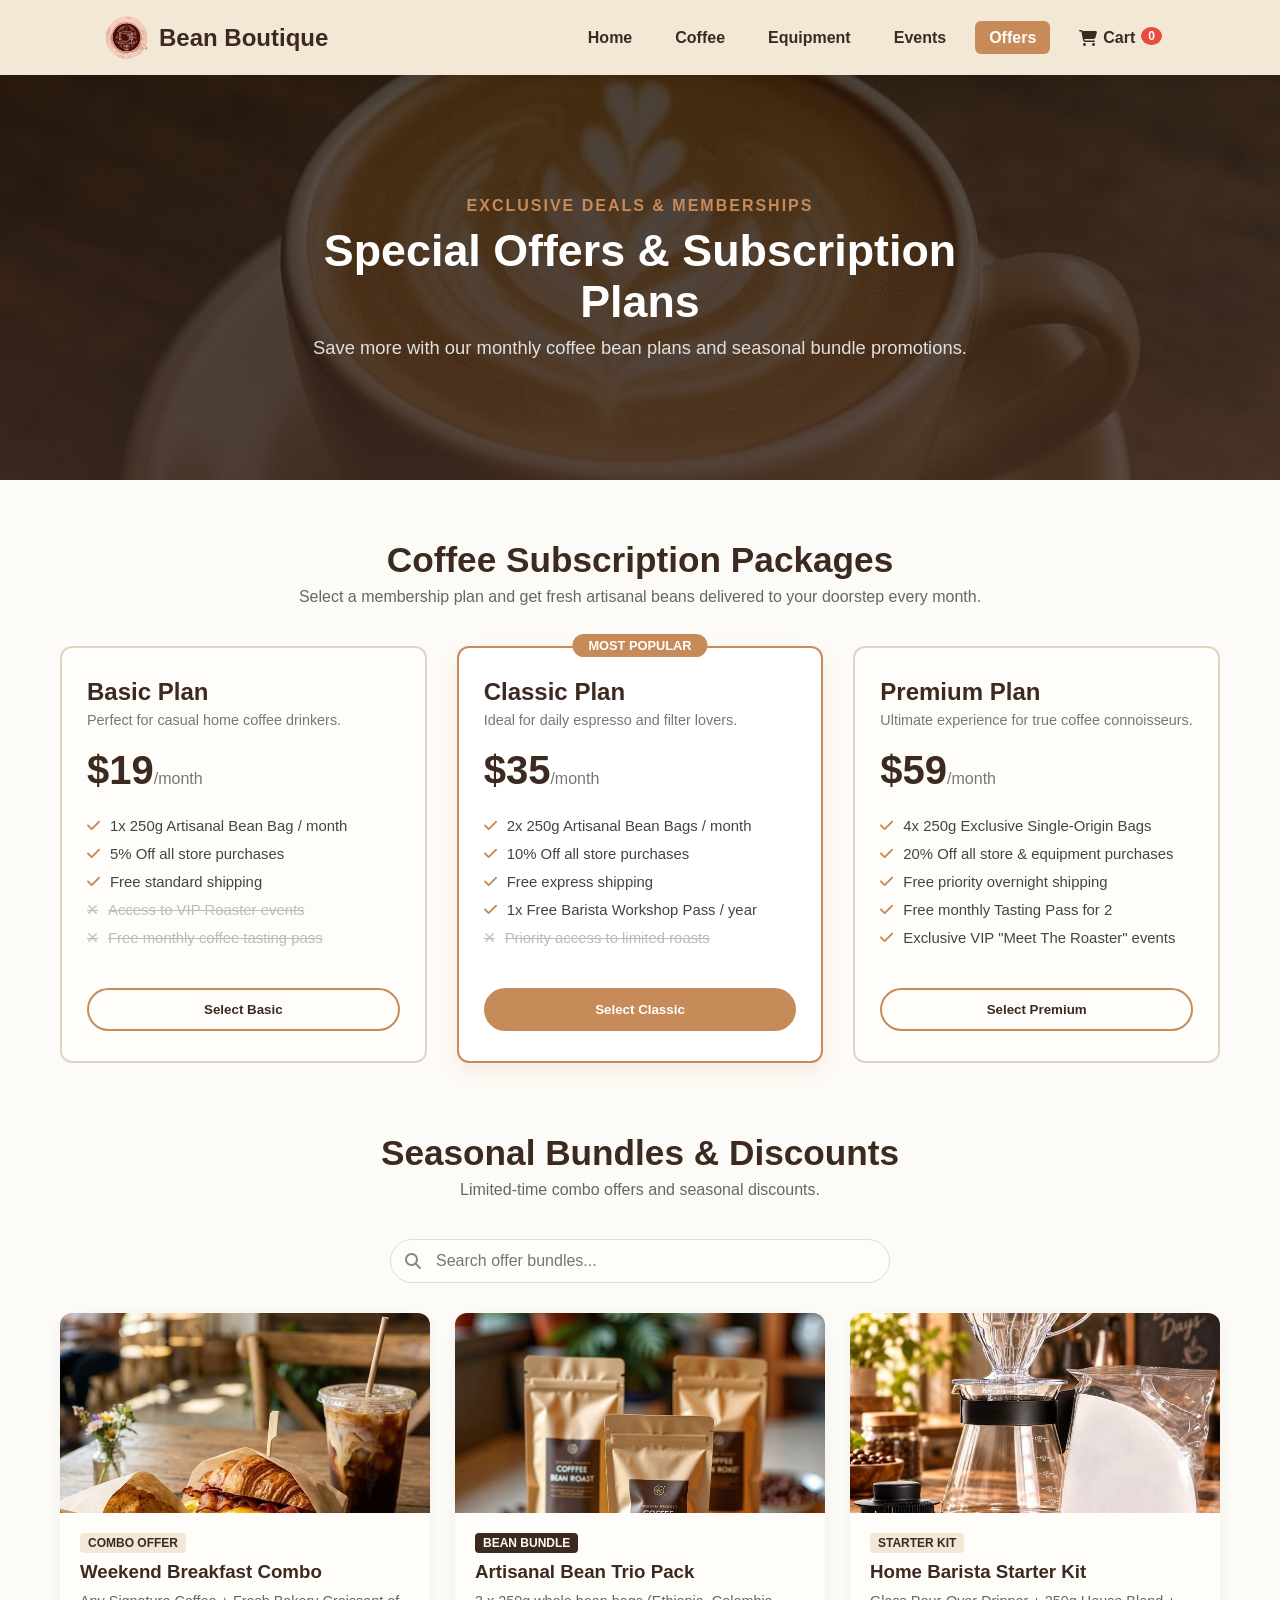
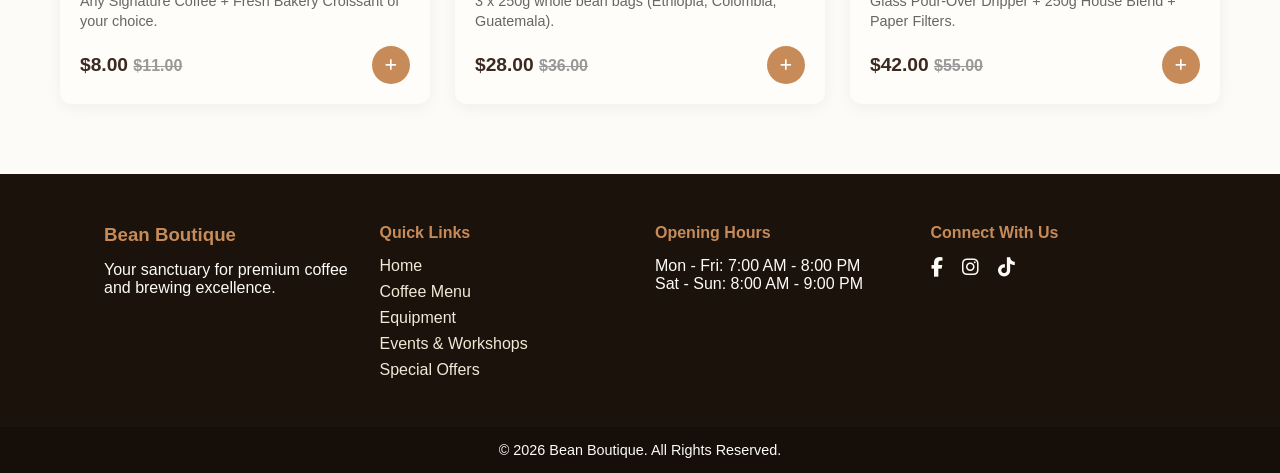
<file: HTML/offers.html>
<!DOCTYPE html>
<html lang="en">
<head>
  <meta charset="UTF-8">
  <meta name="viewport" content="width=device-width, initial-scale=1.0">
  <title>Special Offers & Membership | Bean Boutique</title>
  <link rel="stylesheet" href="../CSS/style.css">
  <link rel="stylesheet" href="https://cdnjs.cloudflare.com/ajax/libs/font-awesome/6.4.0/css/all.min.css">
</head>
<body>
  <header>
    <nav class="navbar">
      <div class="logo">
        <img src="../images/logo.png" alt="Bean Boutique Logo">
        <span>Bean Boutique</span>
      </div>
      <div class="menu-toggle" onclick="toggleMenu()"><i class="fas fa-bars"></i></div>
      <ul class="nav-links" id="nav-links">
        <li><a href="index.html">Home</a></li>
        <li><a href="coffee.html">Coffee</a></li>
        <li><a href="equipment.html">Equipment</a></li>
        <li><a href="events.html">Events</a></li>
        <li><a href="offers.html">Offers</a></li>
        <li>
          <a href="cart.html" class="cart-link">
            <i class="fas fa-shopping-cart"></i> Cart
            <span id="cart-count" class="cart-badge">0</span>
          </a>
        </li>
      </ul>
    </nav>
  </header>

  <section class="coffee-hero-banner" style="background-image: url('../images/image2.jpg');">
    <div class="banner-overlay"></div>
    <div class="banner-text">
      <span class="sub-title">Exclusive Deals & Memberships</span>
      <h1>Special Offers & Subscription Plans</h1>
      <p>Save more with our monthly coffee bean plans and seasonal bundle promotions.</p>
    </div>
  </section>

  <section class="pricing-section">
    <div class="section-header">
      <h2>Coffee Subscription Packages</h2>
      <p>Select a membership plan and get fresh artisanal beans delivered to your doorstep every month.</p>
    </div>

    <div class="pricing-grid">
      <div class="pricing-card">
        <div class="pricing-header">
          <h3>Basic Plan</h3>
          <p class="pricing-desc">Perfect for casual home coffee drinkers.</p>
          <div class="price-tag">$19<span>/month</span></div>
        </div>
        <ul class="benefits-list">
          <li><i class="fas fa-check"></i> 1x 250g Artisanal Bean Bag / month</li>
          <li><i class="fas fa-check"></i> 5% Off all store purchases</li>
          <li><i class="fas fa-check"></i> Free standard shipping</li>
          <li class="disabled"><i class="fas fa-times"></i> Access to VIP Roaster events</li>
          <li class="disabled"><i class="fas fa-times"></i> Free monthly coffee tasting pass</li>
        </ul>
        <button class="btn btn-outline full-btn" onclick="addToCart('Basic Coffee Subscription', 19.00, '../images/image36.jpg')">Select Basic</button>
      </div>
      <div class="pricing-card featured-plan">
        <span class="popular-tag">Most Popular</span>
        <div class="pricing-header">
          <h3>Classic Plan</h3>
          <p class="pricing-desc">Ideal for daily espresso and filter lovers.</p>
          <div class="price-tag">$35<span>/month</span></div>
        </div>
        <ul class="benefits-list">
          <li><i class="fas fa-check"></i> 2x 250g Artisanal Bean Bags / month</li>
          <li><i class="fas fa-check"></i> 10% Off all store purchases</li>
          <li><i class="fas fa-check"></i> Free express shipping</li>
          <li><i class="fas fa-check"></i> 1x Free Barista Workshop Pass / year</li>
          <li class="disabled"><i class="fas fa-times"></i> Priority access to limited roasts</li>
        </ul>
        <button class="btn btn-primary full-btn" onclick="addToCart('Classic Coffee Subscription', 35.00, '../images/image37.jpg')">Select Classic</button>
      </div>
      <div class="pricing-card">
        <div class="pricing-header">
          <h3>Premium Plan</h3>
          <p class="pricing-desc">Ultimate experience for true coffee connoisseurs.</p>
          <div class="price-tag">$59<span>/month</span></div>
        </div>
        <ul class="benefits-list">
          <li><i class="fas fa-check"></i> 4x 250g Exclusive Single-Origin Bags</li>
          <li><i class="fas fa-check"></i> 20% Off all store & equipment purchases</li>
          <li><i class="fas fa-check"></i> Free priority overnight shipping</li>
          <li><i class="fas fa-check"></i> Free monthly Tasting Pass for 2</li>
          <li><i class="fas fa-check"></i> Exclusive VIP "Meet The Roaster" events</li>
        </ul>
        <button class="btn btn-outline full-btn" onclick="addToCart('Premium Coffee Subscription', 59.00, '../images/image38.jpg')">Select Premium</button>
      </div>
    </div>
  </section>

  <section class="featured-section">
    <div class="section-header">
      <h2>Seasonal Bundles & Discounts</h2>
      <p>Limited-time combo offers and seasonal discounts.</p>
    </div>

    <div class="search-wrapper" style="max-width: 500px; margin: 0 auto 30px auto;">
      <i class="fas fa-search search-icon"></i>
      <input type="text" id="searchInput" onkeyup="searchItems()" placeholder="Search offer bundles...">
    </div>

    <div class="cards-grid">
      <div class="card" data-title="weekend breakfast combo">
        <div class="card-img"><img src="../images/image33.jpg" alt="Breakfast Combo"></div>
        <div class="card-info">
          <span class="badge">Combo Offer</span>
          <h3>Weekend Breakfast Combo</h3>
          <p>Any Signature Coffee + Fresh Bakery Croissant of your choice.</p>
          <div class="card-bottom">
            <span class="price">$8.00 <small style="text-decoration: line-through; color: #999;">$11.00</small></span>
            <button class="card-btn" onclick="addToCart('Weekend Breakfast Combo', 8.00, '../images/image33.jpg')"><i class="fas fa-plus"></i></button>
          </div>
        </div>
      </div>

      <div class="card" data-title="artisanal bean trio pack">
        <div class="card-img"><img src="../images/image34.jpg" alt="Bean Trio Pack"></div>
        <div class="card-info">
          <span class="badge badge-beans">Bean Bundle</span>
          <h3>Artisanal Bean Trio Pack</h3>
          <p>3 x 250g whole bean bags (Ethiopia, Colombia, Guatemala).</p>
          <div class="card-bottom">
            <span class="price">$28.00 <small style="text-decoration: line-through; color: #999;">$36.00</small></span>
            <button class="card-btn" onclick="addToCart('Artisanal Bean Trio Pack', 28.00, '../images/image34.jpg')"><i class="fas fa-plus"></i></button>
          </div>
        </div>
      </div>

      <div class="card" data-title="home barista starter kit">
        <div class="card-img"><img src="../images/image35.jpg" alt="Barista Kit"></div>
        <div class="card-info">
          <span class="badge">Starter Kit</span>
          <h3>Home Barista Starter Kit</h3>
          <p>Glass Pour-Over Dripper + 250g House Blend + Paper Filters.</p>
          <div class="card-bottom">
            <span class="price">$42.00 <small style="text-decoration: line-through; color: #999;">$55.00</small></span>
            <button class="card-btn" onclick="addToCart('Home Barista Starter Kit', 42.00, '../images/image35.jpg')"><i class="fas fa-plus"></i></button>
          </div>
        </div>
      </div>
    </div>
  </section>
  <footer>
    <div class="footer-container">
      <div class="footer-col">
        <h3>Bean Boutique</h3>
        <p>Your sanctuary for premium coffee and brewing excellence.</p>
        </div>
      <div class="footer-col">
        <h4>Quick Links</h4>
        <ul>
          <li><a href="index.html">Home</a></li>
          <li><a href="coffee.html">Coffee Menu</a></li>
          <li><a href="equipment.html">Equipment</a></li>
          <li><a href="events.html">Events & Workshops</a></li>
          <li><a href="offers.html">Special Offers</a></li>
        </ul>
      </div>
      <div class="footer-col">
        <h4>Opening Hours</h4>
        <p>Mon - Fri: 7:00 AM - 8:00 PM</p>
        <p>Sat - Sun: 8:00 AM - 9:00 PM</p>
      </div>
      <div class="footer-col">
        <h4>Connect With Us</h4>
        <div class="social-links">
          <a href="#"><i class="fab fa-facebook-f"></i></a>
          <a href="#"><i class="fab fa-instagram"></i></a>
          <a href="#"><i class="fab fa-tiktok"></i></a>
        </div>
      </div>
    </div>
    <div class="footer-bottom">
      <p>&copy; 2026 Bean Boutique. All Rights Reserved.</p>
    </div>
  </footer>

  <script src="../JS/script.js"></script>
</body>
</html>
</file>
<file: CSS/style.css>
:root {
  --bg-cream: #FDFBF7;
  --bg-cream-light: #FFFDF9;
  --bg-cream-dark: #F3E8D6;
  --primary-coffee: #3C2A21;
  --dark-coffee: #1A120B;
  --accent-gold: #C68B59;
  --text-dark: #2B2B2B;
  --text-light: #ffffff;
  --error-color: #e74c3c;
}

* {
  margin: 0;
  padding: 0;
  box-sizing: border-box;
  font-family: 'Segoe UI', Tahoma, Geneva, Verdana, sans-serif;
}

body {
  background-color: var(--bg-cream);
  color: var(--text-dark);
}

/* Navbar */
header {
  background-color: var(--bg-cream-dark);
  position: sticky;
  top: 0;
  z-index: 1000;
  box-shadow: 0 2px 10px rgba(0, 0, 0, 0.08);
}

.navbar {
  display: flex;
  justify-content: space-between;
  align-items: center;
  padding: 15px 5%;
  max-width: 1200px;
  margin: 0 auto;
}

.logo {
  display: flex;
  align-items: center;
  gap: 10px;
}

.logo img {
  width: 45px;
  height: 45px;
  object-fit: contain;
}

.logo span {
  font-size: 1.5rem;
  font-weight: bold;
  color: var(--primary-coffee);
}

.nav-links {
  display: flex;
  list-style: none;
  gap: 15px;
  align-items: center;
}

.nav-links a {
  text-decoration: none;
  color: var(--primary-coffee);
  font-weight: 600;
  padding: 8px 14px;
  border-radius: 6px;
  transition: all 0.3s ease;
}

.nav-links a:hover,
.nav-links a.active {
  color: var(--bg-cream-light);
  background-color: var(--accent-gold);
}

/* Cart Badge Notification */
.cart-link {
  position: relative;
  display: inline-flex;
  align-items: center;
  gap: 6px;
}

.cart-badge {
  background-color: #e74c3c;
  color: white;
  font-size: 0.75rem;
  font-weight: bold;
  padding: 2px 7px;
  border-radius: 50%;
  position: relative;
  top: -2px;
}

.cart-badge.bump {
  animation: bumpAnim 0.3s ease-out;
}

@keyframes bumpAnim {
  0% { transform: scale(1); }
  50% { transform: scale(1.4); }
  100% { transform: scale(1); }
}

.menu-toggle {
  display: none;
  font-size: 1.5rem;
  cursor: pointer;
  color: var(--primary-coffee);
}

/* Hero Section with Slideshow Overlay */
.hero-section {
  position: relative;
  height: 85vh;
  display: flex;
  justify-content: center;
  align-items: center;
  text-align: center;
  color: var(--text-light);
  overflow: hidden;
}

.video-wrapper {
  position: absolute;
  top: 0;
  left: 0;
  width: 100%;
  height: 100%;
  z-index: 1;
}

.video-wrapper video {
  width: 100%;
  height: 100%;
  object-fit: cover;
}

.video-overlay {
  position: absolute;
  top: 0;
  left: 0;
  width: 100%;
  height: 100%;
  background: rgba(26, 18, 11, 0.65);
}

/* Slideshow Container */
.slideshow-container {
  position: relative;
  z-index: 2;
  max-width: 800px;
  padding: 0 20px;
}

.slide {
  display: none;
}

.slide.fade {
  animation: fadeEffect 1s ease-in-out;
}

@keyframes fadeEffect {
  from { opacity: 0.2; transform: translateY(10px); }
  to { opacity: 1; transform: translateY(0); }
}

.sub-title {
  display: inline-block;
  font-size: 1rem;
  letter-spacing: 2px;
  text-transform: uppercase;
  color: var(--accent-gold);
  margin-bottom: 10px;
  font-weight: 600;
}

.slide h1 {
  font-size: 3rem;
  line-height: 1.2;
  margin-bottom: 15px;
}

.slide p {
  font-size: 1.15rem;
  margin-bottom: 25px;
  color: #E0E0E0;
}

.hero-btns {
  display: flex;
  gap: 15px;
  justify-content: center;
}

.dots-container {
  margin-top: 35px;
}

.dot {
  height: 12px;
  width: 12px;
  margin: 0 5px;
  background-color: rgba(255, 255, 255, 0.4);
  border-radius: 50%;
  display: inline-block;
  cursor: pointer;
  transition: all 0.3s ease;
}

.dot.active, .dot:hover {
  background-color: var(--accent-gold);
  transform: scale(1.2);
}

.btn {
  padding: 12px 28px;
  border-radius: 30px;
  text-decoration: none;
  font-weight: bold;
  transition: all 0.3s ease;
  display: inline-block;
}

.btn-primary {
  background-color: var(--accent-gold);
  color: var(--text-light);
}

.btn-primary:hover {
  background-color: var(--primary-coffee);
}

.btn-outline {
  border: 2px solid var(--text-light);
  color: var(--text-light);
}

.btn-outline:hover {
  background-color: var(--text-light);
  color: var(--primary-coffee);
}
.btn-gold {
  background-color: var(--accent-gold);
  color: var(--text-light);
}

/* Section Header */
.section-header {
  text-align: center;
  margin-bottom: 40px;
}

.section-header h2 {
  font-size: 2.2rem;
  color: var(--primary-coffee);
  margin-bottom: 8px;
}

.section-header p {
  color: #666;
}

/* Featured Section (Cards) */
.featured-section {
  max-width: 1200px;
  margin: 70px auto;
  padding: 0 20px;
}

.cards-grid {
  display: grid;
  grid-template-columns: repeat(auto-fit, minmax(250px, 1fr));
  gap: 25px;
}

.card {
  background-color: var(--bg-cream-light);
  border-radius: 12px;
  overflow: hidden;
  box-shadow: 0 4px 15px rgba(0, 0, 0, 0.05);
  transition: transform 0.3s ease, box-shadow 0.3s ease;
}

.card:hover {
  transform: translateY(-8px);
  box-shadow: 0 8px 25px rgba(0, 0, 0, 0.12);
}

.card-img {
  height: 200px;
  overflow: hidden;
}

.card-img img {
  width: 100%;
  height: 100%;
  object-fit: cover;
  transition: transform 0.5s ease;
}

.card:hover .card-img img {
  transform: scale(1.08);
}

.card-info {
  padding: 20px;
}

.card-info h3 {
  color: var(--primary-coffee);
  margin-bottom: 8px;
}

.card-info p {
  font-size: 0.9rem;
  color: #666;
  margin-bottom: 15px;
  line-height: 1.4;
}

.card-bottom {
  display: flex;
  justify-content: space-between;
  align-items: center;
}

.price {
  font-size: 1.2rem;
  font-weight: bold;
  color: var(--primary-coffee);
}

.card-btn {
  width: 38px;
  height: 38px;
  background-color: var(--accent-gold);
  color: var(--text-light);
  border: none;
  border-radius: 50%;
  display: flex;
  align-items: center;
  justify-content: center;
  cursor: pointer;
  transition: background-color 0.3s, transform 0.2s;
}

.card-btn:hover {
  background-color: var(--primary-coffee);
}

.card-btn:active {
  transform: scale(0.9);
}

/* Story Section */
.story-section {
  background-color: var(--bg-cream-dark);
  padding: 80px 20px;
}

.story-container {
  max-width: 1100px;
  margin: 0 auto;
  display: flex;
  align-items: center;
  gap: 50px;
  flex-wrap: wrap;
}

.story-image {
  flex: 1;
  min-width: 300px;
}

.story-image img {
  width: 100%;
  border-radius: 12px;
  box-shadow: 0 10px 20px rgba(0, 0, 0, 0.1);
}

.story-text {
  flex: 1;
  min-width: 300px;
}

.tag {
  color: var(--accent-gold);
  font-weight: bold;
  text-transform: uppercase;
  letter-spacing: 1px;
}

.story-text h2 {
  font-size: 2.2rem;
  color: var(--primary-coffee);
  margin: 10px 0 15px 0;
}

.story-text p {
  color: #555;
  line-height: 1.6;
  margin-bottom: 20px;
}

.story-features {
  list-style: none;
  margin-bottom: 25px;
}

.story-features li {
  margin-bottom: 10px;
  color: var(--primary-coffee);
  font-weight: 600;
  display: flex;
  align-items: center;
  gap: 10px;
}

.story-features i {
  color: var(--accent-gold);
}

/* Banner Section */
.banner-section {
  background-size: cover;
  background-position: center;
  padding: 100px 20px;
  text-align: center;
  color: var(--text-light);
}

.banner-content {
  max-width: 700px;
  margin: 0 auto;
}

.banner-content h2 {
  font-size: 2.5rem;
  margin-bottom: 15px;
}

.banner-content p {
  font-size: 1.1rem;
  margin-bottom: 25px;
  color: #DDD;
}

/* Gallery Section */
.gallery-section {
  max-width: 1200px;
  margin: 70px auto;
  padding: 0 20px;
}

.gallery-grid {
  display: grid;
  grid-template-columns: repeat(auto-fit, minmax(220px, 1fr));
  gap: 15px;
}

.gallery-item {
  height: 220px;
  border-radius: 10px;
  overflow: hidden;
}

.gallery-item img {
  width: 100%;
  height: 100%;
  object-fit: cover;
  transition: transform 0.4s ease;
}

.gallery-item:hover img {
  transform: scale(1.1);
}

/* Footer */
footer {
  background-color: var(--dark-coffee);
  color: var(--bg-cream);
  padding-top: 50px;
}

.footer-container {
  display: flex;
  flex-wrap: wrap;
  justify-content: space-between;
  max-width: 1200px;
  margin: 0 auto;
  padding: 0 5% 40px 5%;
  gap: 30px;
}

.footer-col {
  flex: 1;
  min-width: 200px;
}

.footer-col h3, .footer-col h4 {
  color: var(--accent-gold);
  margin-bottom: 15px;
}
.footer-col ul {
  list-style: none;
}

.footer-col ul li {
  margin-bottom: 8px;
}

.footer-col ul li a {
  color: var(--bg-cream-dark);
  text-decoration: none;
}

.social-links a {
  color: var(--bg-cream);
  font-size: 1.2rem;
  margin-right: 15px;
}

.footer-bottom {
  text-align: center;
  padding: 15px;
  background-color: rgba(0, 0, 0, 0.2);
  font-size: 0.9rem;
}

/* Modal */
.modal {
  display: none;
  position: fixed;
  z-index: 2000;
  left: 0;
  top: 0;
  width: 100%;
  height: 100%;
  background-color: rgba(0, 0, 0, 0.6);
  justify-content: center;
  align-items: center;
}

.modal-content {
  background-color: var(--bg-cream-light);
  padding: 30px;
  border-radius: 12px;
  max-width: 450px;
  width: 90%;
  position: relative;
  text-align: center;
  box-shadow: 0 5px 25px rgba(0, 0, 0, 0.3);
}

.close-btn {
  position: absolute;
  top: 10px;
  right: 15px;
  font-size: 1.8rem;
  cursor: pointer;
  color: var(--primary-coffee);
}

.gift-icon {
  font-size: 3rem;
  color: var(--accent-gold);
  margin-bottom: 10px;
}

.modal h2 {
  color: var(--primary-coffee);
  margin-bottom: 10px;
}

.modal p {
  font-size: 0.95rem;
  color: #555;
  margin-bottom: 20px;
}

.input-group {
  margin-bottom: 15px;
  text-align: left;
}

.modal input[type="email"] {
  width: 100%;
  padding: 12px;
  border: 1px solid #ccc;
  border-radius: 6px;
  font-size: 1rem;
}

.modal input[type="email"].invalid {
  border-color: var(--error-color);
}

.error-msg {
  color: var(--error-color);
  font-size: 0.85rem;
  margin-top: 5px;
  display: none;
}

.modal-btn {
  width: 100%;
  padding: 12px;
  background-color: var(--primary-coffee);
  color: white;
  border: none;
  border-radius: 6px;
  font-size: 1rem;
  font-weight: bold;
  cursor: pointer;
}

/* Responsive */
@media (max-width: 768px) {
  .nav-links {
    display: none;
    flex-direction: column;
    position: absolute;
    top: 70px;
    left: 0;
    width: 100%;
    background-color: var(--bg-cream-dark);
    padding: 20px 0;
    text-align: center;
  }

  .nav-links.show {
    display: flex;
  }

  .menu-toggle {
    display: block;
  }

  .slide h1 {
    font-size: 2rem;
  }
}
/* Hero Banner for Coffee Page */
.coffee-hero-banner {
  position: relative;
  height: 45vh;
  background-image: url('../images/image1.jpg');
  background-size: cover;
  background-position: center;
  background-attachment: fixed;
  display: flex;
  justify-content: center;
  align-items: center;
  text-align: center;
  color: var(--text-light);
}

.banner-overlay {
  position: absolute;
  top: 0;
  left: 0;
  width: 100%;
  height: 100%;
  background: linear-gradient(rgba(26, 18, 11, 0.75), rgba(60, 42, 33, 0.85));
}

.banner-text {
  position: relative;
  z-index: 2;
  max-width: 700px;
  padding: 0 20px;
}

.banner-text h1 {
  font-size: 2.8rem;
  margin-bottom: 10px;
}

.banner-text p {
  font-size: 1.15rem;
  color: #E0E0E0;
}

/* Search & Filter Controls */
.search-filter-section {
  max-width: 1200px;
  margin: 40px auto 20px auto;
  padding: 0 20px;
  display: flex;
  justify-content: space-between;
  align-items: center;
  gap: 20px;
  flex-wrap: wrap;
}

.search-wrapper {
  position: relative;
  flex: 1;
  min-width: 280px;
}

.search-icon {
  position: absolute;
  left: 15px;
  top: 50%;
  transform: translateY(-50%);
  color: #888;
}

.search-wrapper input {
  width: 100%;
  padding: 12px 15px 12px 45px;
  border: 1px solid #ddd;
  border-radius: 25px;
  font-size: 1rem;
  outline: none;
  transition: border-color 0.3s;
  background-color: var(--bg-cream-light);
}

.search-wrapper input:focus {
  border-color: var(--accent-gold);
}

.filter-buttons {
  display: flex;
  gap: 10px;
}

.filter-btn {
  padding: 10px 20px;
  border: 1px solid var(--accent-gold);
  background-color: transparent;
  color: var(--primary-coffee);
  border-radius: 20px;
  cursor: pointer;
  font-weight: 600;
  transition: all 0.3s ease;
}

.filter-btn.active, .filter-btn:hover {
  background-color: var(--accent-gold);
  color: white;
}

/* Card Badges */
.badge {
  display: inline-block;
  font-size: 0.75rem;
  font-weight: bold;
  padding: 3px 8px;
  background-color: var(--bg-cream-dark);
  color: var(--primary-coffee);
  border-radius: 4px;
  margin-bottom: 8px;
  text-transform: uppercase;
}

.badge-beans {
  background-color: var(--primary-coffee);
  color: var(--bg-cream);
}

.no-results {
  text-align: center;
  padding: 50px 20px;
  color: #777;
  font-size: 1.2rem;
}

.no-results i {
  font-size: 3rem;
  color: var(--accent-gold);
  margin-bottom: 10px;
}
/* Details Link Button */
.details-link-btn {
  background: none;
  border: none;
  color: var(--accent-gold);
  font-weight: bold;
  font-size: 0.88rem;
  cursor: pointer;
  padding: 6px 0;
  margin-bottom: 12px;
  display: flex;
  align-items: center;
  gap: 6px;
  transition: color 0.3s ease;
}

.details-link-btn:hover {
  color: var(--primary-coffee);
  text-decoration: underline;
}

/* Equipment Detail Modal Popup */
.detail-modal-content {
  max-width: 550px !important;
  text-align: left !important;
  padding: 25px !important;
}

.detail-modal-body img {
  width: 100%;
  height: 220px;
  object-fit: cover;
  border-radius: 8px;
  margin-bottom: 15px;
}

.detail-modal-body h2 {
  color: var(--primary-coffee);
  margin-bottom: 15px;
  font-size: 1.6rem;
}

.detail-block {
  background-color: var(--bg-cream-dark);
  padding: 15px;
  border-radius: 8px;
  margin-bottom: 12px;
}

.detail-block h4 {
  color: var(--primary-coffee);
  margin-bottom: 6px;
  font-size: 1rem;
  display: flex;
  align-items: center;
  gap: 8px;
}

.detail-block p {
  color: #444;
  font-size: 0.92rem;
  line-height: 1.5;
}

/* Event Cards Custom Styling */
.event-desc {
  font-size: 0.9rem;
  color: #666;
  margin: 10px 0;
  line-height: 1.4;
}

.card-info p i {
  color: var(--accent-gold);
  margin-right: 6px;
}

.highlight-title {
  color: var(--accent-gold) !important;
  font-weight: bold;
  font-size: 1.1rem !important;
  margin-bottom: 15px !important;
}

.input-group label {
  display: block;
  font-size: 0.9rem;
  color: var(--primary-coffee);
  font-weight: bold;
  margin-bottom: 5px;
  text-align: left;
}

.input-group select {
  width: 100%;
  padding: 10px;
  border: 1px solid #ccc;
  border-radius: 6px;
  font-size: 1rem;
}

/* Pricing Section */
.pricing-section {
  max-width: 1200px;
  margin: 60px auto;
  padding: 0 20px;
}

.pricing-grid {
  display: grid;
  grid-template-columns: repeat(auto-fit, minmax(280px, 1fr));
  gap: 30px;
  margin-top: 40px;
}

.pricing-card {
  background-color: var(--bg-cream-light);
  border: 2px solid #E0D5C1;
  border-radius: 12px;
  padding: 30px 25px;
  position: relative;
  display: flex;
  flex-direction: column;
  justify-content: space-between;
  transition: all 0.3s ease;
}

.pricing-card .btn {
  width: 100%;
  text-align: center;
  border: 2px solid var(--accent-gold);
  color: var(--primary-coffee);
  background-color: transparent;
  transition: all 0.3s ease;
}

.pricing-card:hover {
  border-color: var(--accent-gold);
  background-color: #FFFFFF;
  box-shadow: 0 10px 25px rgba(198, 139, 89, 0.25);
  transform: translateY(-8px);
}

.pricing-card:hover .btn {
  background-color: var(--accent-gold);
  color: var(--text-light);
}

.featured-plan {
  border-color: var(--accent-gold);
  background-color: #FFFFFF;
  box-shadow: 0 8px 20px rgba(198, 139, 89, 0.15);
}

.featured-plan .btn {
  background-color: var(--accent-gold);
  color: var(--text-light);
}

.popular-tag {
  position: absolute;
  top: -14px;
  left: 50%;
  transform: translateX(-50%);
  background-color: var(--accent-gold);
  color: white;
  padding: 4px 16px;
  font-size: 0.8rem;
  font-weight: bold;
  border-radius: 20px;
  text-transform: uppercase;
}

.pricing-header h3 {
  color: var(--primary-coffee);
  font-size: 1.5rem;
  margin-bottom: 6px;
}

.pricing-desc {
  color: #777;
  font-size: 0.9rem;
  margin-bottom: 20px;
}

.price-tag {
  font-size: 2.5rem;
  font-weight: bold;
  color: var(--primary-coffee);
  margin-bottom: 25px;
}

.price-tag span {
  font-size: 1rem;
  color: #777;
  font-weight: normal;
}

.benefits-list {
  list-style: none;
  margin-bottom: 30px;
}

.benefits-list li {
  font-size: 0.93rem;
  color: #444;
  margin-bottom: 12px;
  display: flex;
  align-items: center;
  gap: 10px;
}

.benefits-list li i.fa-check {
  color: var(--accent-gold);
}

.benefits-list li.disabled {
  color: #BBB;
  text-decoration: line-through;
}

.benefits-list li.disabled i {
  color: #CCC;
}

.full-btn {
  width: 100%;
  text-align: center;
}

/* Cart Page Styling */
.cart-page-section {
  max-width: 1100px;
  margin: 40px auto 70px auto;
  padding: 0 20px;
}

.cart-container {
  display: flex;
  gap: 30px;
  flex-wrap: wrap;
}

.cart-items-wrapper {
  flex: 2;
  min-width: 300px;
}

.cart-header-actions {
  display: flex;
  justify-content: space-between;
  align-items: center;
  margin-bottom: 20px;
}

.cart-header-actions h3 {
  color: var(--primary-coffee);
  font-size: 1.5rem;
}

.clear-cart-btn {
  background: none;
  border: none;
  color: #e74c3c;
  cursor: pointer;
  font-weight: bold;
  font-size: 0.9rem;
}

.cart-item-row {
  display: flex;
  align-items: center;
  justify-content: space-between;
  background-color: var(--bg-cream-light);
  padding: 15px;
  border-radius: 10px;
  margin-bottom: 15px;
  box-shadow: 0 2px 8px rgba(0, 0, 0, 0.04);
}

.cart-item-info {
  display: flex;
  align-items: center;
  gap: 15px;
}

.cart-item-info img {
  width: 65px;
  height: 65px;
  object-fit: cover;
  border-radius: 8px;
}

.cart-item-details h4 {
  color: var(--primary-coffee);
  margin-bottom: 4px;
}

.cart-item-details p {
  color: #666;
  font-size: 0.9rem;
}

.cart-qty-controls {
  display: flex;
  align-items: center;
  gap: 12px;
}

.qty-btn {
  width: 30px;
  height: 30px;
  border-radius: 50%;
  border: 1px solid var(--accent-gold);
  background-color: white;
  color: var(--primary-coffee);
  cursor: pointer;
  font-weight: bold;
  font-size: 1rem;
  transition: all 0.2s;
}

.qty-btn:hover {
  background-color: var(--accent-gold);
  color: white;
}

.remove-btn {
  color: #e74c3c;
  cursor: pointer;
  margin-left: 10px;
  font-size: 1.1rem;
}

/* Coupon Box */
.coupon-box {
  display: flex;
  gap: 8px;
  margin-bottom: 15px;
}

.coupon-box input {
  flex: 1;
  padding: 8px 12px;
  border: 1px solid #ccc;
  border-radius: 6px;
  font-size: 0.9rem;
}

.coupon-box button {
  padding: 8px 15px;
  background-color: var(--primary-coffee);
  color: white;
  border: none;
  border-radius: 6px;
  cursor: pointer;
  font-weight: bold;
}

.coupon-msg {
  font-size: 0.85rem;
  margin-bottom: 15px;
}

/* Checkout Form */
.checkout-form {
  margin-top: 20px;
  display: flex;
  flex-direction: column;
  gap: 10px;
}

.checkout-form input, .checkout-form textarea {
  padding: 10px;
  border: 1px solid #ccc;
  border-radius: 6px;
  font-size: 0.9rem;
  width: 100%;
}

.checkout-btn {
  width: 100%;
  border: none;
  cursor: pointer;
  margin-top: 10px;
}
</file>
